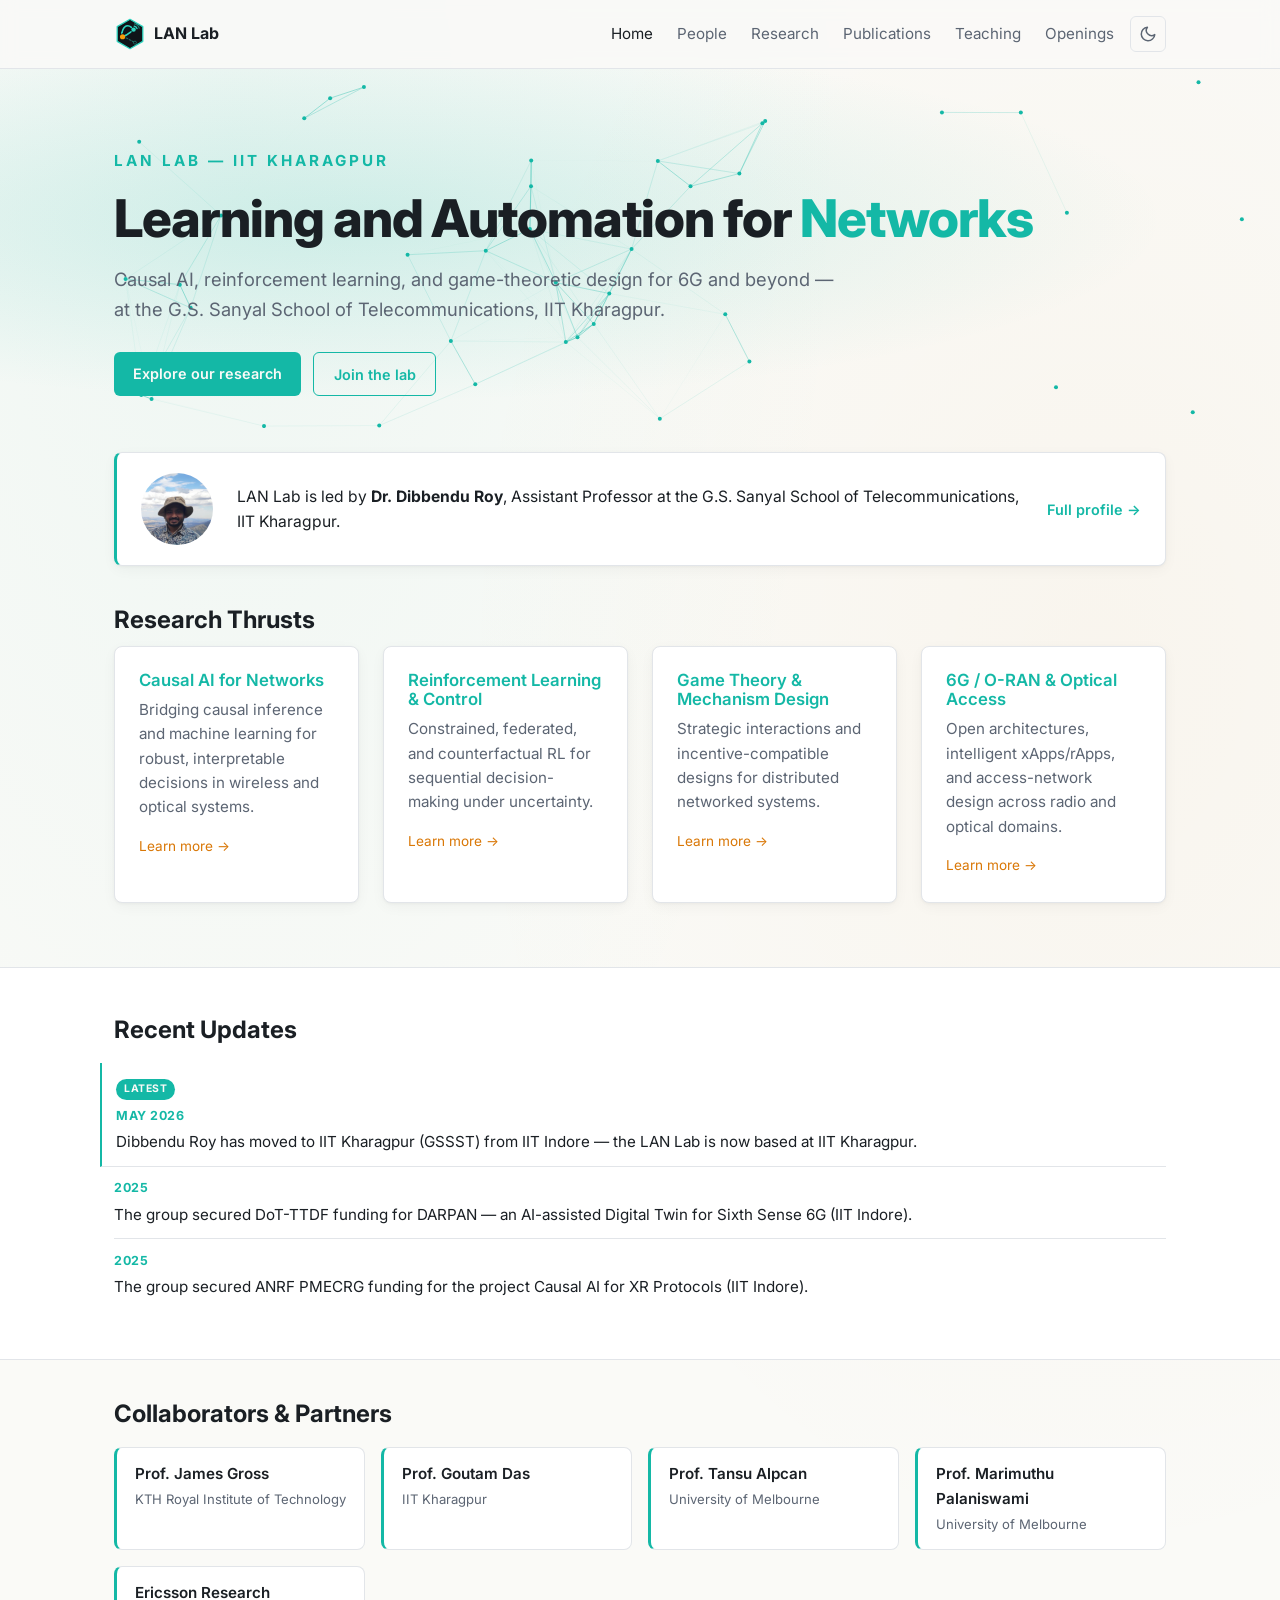
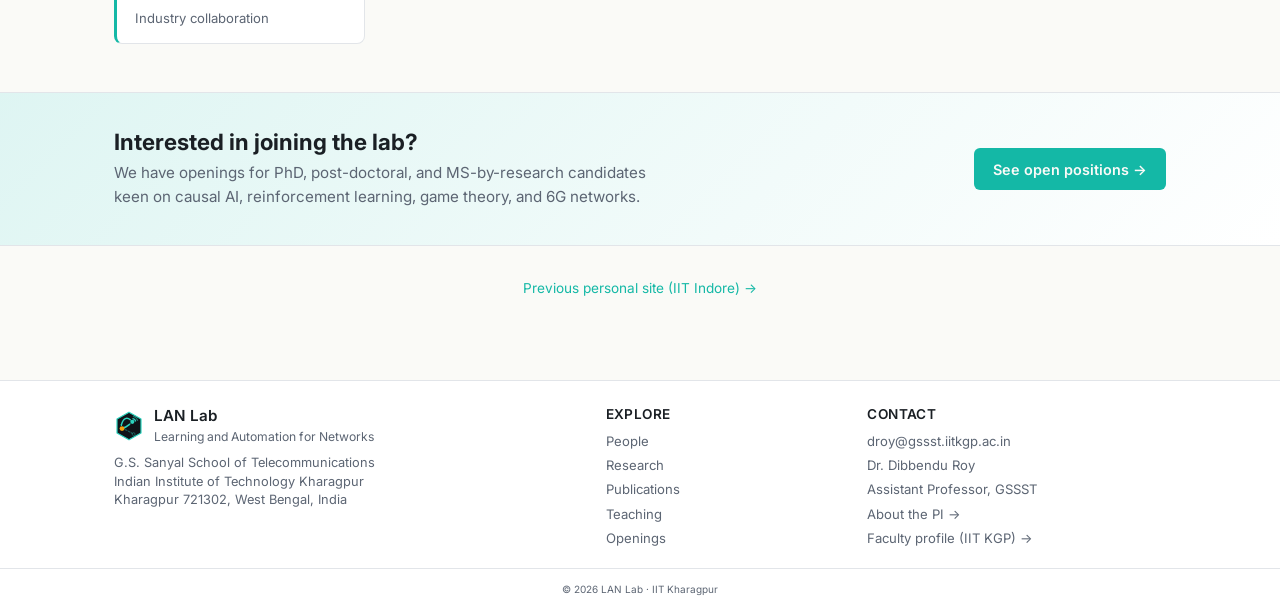
<file: index.html>
<!DOCTYPE html>
<html lang="en">
<head>
  <meta charset="UTF-8">
  <meta name="viewport" content="width=device-width, initial-scale=1.0">
  <title>LAN Lab — Learning and Automation for Networks, IIT Kharagpur</title>
  <meta name="description" content="The Learning and Automation for Networks (LAN) Lab at IIT Kharagpur studies causal AI, reinforcement learning, and game theory for 6G networks.">
  <meta name="google-site-verification" content="D2von_VHbyyuxR1jdwATkTSxTaTHn-imzAvE0a5mXy8">
  <meta name="theme-color" content="#0f1419">
  <script>
    /* Set the theme synchronously to avoid a flash on light-theme load. */
    (function () {
      try {
        var s = localStorage.getItem('lanlab-theme');
        var t = (s === 'light' || s === 'dark') ? s
              : (window.matchMedia && window.matchMedia('(prefers-color-scheme: light)').matches ? 'light' : 'dark');
        document.documentElement.setAttribute('data-theme', t);
        document.documentElement.style.colorScheme = t;
        var m = document.querySelector('meta[name="theme-color"]');
        if (m) m.setAttribute('content', t === 'light' ? '#fafaf7' : '#0f1419');
      } catch (e) {}
    })();
  </script>
  <link rel="icon" type="image/svg+xml" href="assets/svg/favicon.svg">
  <link rel="apple-touch-icon" href="assets/img/apple-touch-icon.png">
  <link rel="canonical" href="https://lanlab.iitkgp.ac.in/">

  <!-- Open Graph -->
  <meta property="og:title" content="LAN Lab — Learning and Automation for Networks">
  <meta property="og:description" content="Causal AI, reinforcement learning, and game-theoretic design for 6G and beyond, at the G.S. Sanyal School of Telecommunications, IIT Kharagpur.">
  <meta property="og:type" content="website">
  <meta property="og:url" content="https://lanlab.iitkgp.ac.in/">
  <meta property="og:image" content="https://lanlab.iitkgp.ac.in/assets/img/social-card.png">

  <!-- Twitter card -->
  <meta name="twitter:card" content="summary_large_image">
  <meta name="twitter:title" content="LAN Lab — Learning and Automation for Networks">
  <meta name="twitter:description" content="Causal AI, reinforcement learning, and game-theoretic design for 6G and beyond, at IIT Kharagpur.">
  <meta name="twitter:image" content="https://lanlab.iitkgp.ac.in/assets/img/social-card.png">

  <link rel="preconnect" href="https://fonts.googleapis.com">
  <link rel="preconnect" href="https://fonts.gstatic.com" crossorigin>
  <link rel="stylesheet" href="https://fonts.googleapis.com/css2?family=Inter:wght@400;500;600;700;800&display=swap">
  <link rel="stylesheet" href="assets/css/main.css?v=22">
  <link rel="stylesheet" href="assets/css/components.css?v=19">

  <script type="application/ld+json">
  {
    "@context": "https://schema.org",
    "@type": "ResearchOrganization",
    "name": "Learning and Automation for Networks (LAN) Lab",
    "alternateName": "LAN Lab",
    "url": "https://lanlab.iitkgp.ac.in/",
    "logo": "https://lanlab.iitkgp.ac.in/assets/svg/logo.svg",
    "description": "The LAN Lab at IIT Kharagpur studies causal AI, reinforcement learning, and game-theoretic design for 6G and next-generation networks.",
    "parentOrganization": {
      "@type": "CollegeOrUniversity",
      "name": "Indian Institute of Technology Kharagpur",
      "url": "https://www.iitkgp.ac.in/"
    },
    "address": {
      "@type": "PostalAddress",
      "streetAddress": "G.S. Sanyal School of Telecommunications, IIT Kharagpur",
      "addressLocality": "Kharagpur",
      "addressRegion": "West Bengal",
      "postalCode": "721302",
      "addressCountry": "IN"
    },
    "member": {
      "@type": "Person",
      "name": "Dibbendu Roy",
      "jobTitle": "Assistant Professor",
      "url": "https://lanlab.iitkgp.ac.in/pages/dibbendu-roy.html"
    }
  }
  </script>
</head>
<body>
  <a class="skip-link" href="#main">Skip to content</a>
  <nav class="site-nav">
    <div class="container">
      <div class="brand">
        <img src="assets/svg/logo.svg" alt="LAN Lab">
        <span>LAN Lab</span>
      </div>
      <input type="checkbox" id="nav-toggle" class="nav-toggle" hidden>
      <label for="nav-toggle" class="nav-toggle-label" aria-label="Toggle menu">
        <span></span>
      </label>
      <ul class="nav-menu">
        <li><a href="index.html" class="active">Home</a></li>
        <li><a href="pages/people.html">People</a></li>
        <li><a href="pages/research.html">Research</a></li>
        <li><a href="pages/publications.html">Publications</a></li>
        <li><a href="pages/teaching.html">Teaching</a></li>
        <li><a href="pages/openings.html">Openings</a></li>
      </ul>
      <button id="theme-toggle" class="theme-toggle" type="button" aria-label="Switch to light theme">
        <svg class="icon-sun" viewBox="0 0 24 24" aria-hidden="true" focusable="false">
          <circle cx="12" cy="12" r="4" fill="none" stroke="currentColor" stroke-width="2"/>
          <path d="M12 2v2M12 20v2M4.93 4.93l1.41 1.41M17.66 17.66l1.41 1.41M2 12h2M20 12h2M4.93 19.07l1.41-1.41M17.66 6.34l1.41-1.41" stroke="currentColor" stroke-width="2" stroke-linecap="round"/>
        </svg>
        <svg class="icon-moon" viewBox="0 0 24 24" aria-hidden="true" focusable="false">
          <path d="M21 12.79A9 9 0 1111.21 3 7 7 0 0021 12.79z" fill="none" stroke="currentColor" stroke-width="2" stroke-linecap="round" stroke-linejoin="round"/>
        </svg>
      </button>
    </div>
  </nav>
  <main id="main" tabindex="-1">
    <section class="hero">
      <canvas id="hero-canvas" aria-hidden="true"></canvas>
      <div class="container">
        <p class="kicker">LAN Lab — IIT Kharagpur</p>
        <h1>Learning and Automation for <span class="accent">Networks</span></h1>
        <p class="tagline">Causal AI, reinforcement learning, and game-theoretic design for 6G and beyond — at the G.S. Sanyal School of Telecommunications, IIT Kharagpur.</p>
        <div class="hero-cta">
          <a class="button-link" href="pages/research.html">Explore our research</a>
          <a class="button-link button-link--ghost" href="pages/openings.html">Join the lab</a>
        </div>
      </div>
    </section>
    <section class="page-section container">
      <div class="lab-lead">
        <img src="assets/img/dibbendu-roy.jpeg" alt="Dibbendu Roy" width="72" height="72" loading="lazy" decoding="async">
        <p>LAN Lab is led by <strong>Dr. Dibbendu Roy</strong>, Assistant Professor at the G.S. Sanyal School of Telecommunications, IIT Kharagpur.</p>
        <a href="pages/dibbendu-roy.html">Full profile →</a>
      </div>
    </section>
    <section class="container">
      <h2 class="thrusts-heading">Research Thrusts</h2>
      <div class="thrusts">
        <article class="thrust-card">
          <h3>Causal AI for Networks</h3>
          <p>Bridging causal inference and machine learning for robust, interpretable decisions in wireless and optical systems.</p>
          <a class="more" href="pages/research.html#causal-ai">Learn more →</a>
        </article>
        <article class="thrust-card">
          <h3>Reinforcement Learning &amp; Control</h3>
          <p>Constrained, federated, and counterfactual RL for sequential decision-making under uncertainty.</p>
          <a class="more" href="pages/research.html#rl-control">Learn more →</a>
        </article>
        <article class="thrust-card">
          <h3>Game Theory &amp; Mechanism Design</h3>
          <p>Strategic interactions and incentive-compatible designs for distributed networked systems.</p>
          <a class="more" href="pages/research.html#game-theory">Learn more →</a>
        </article>
        <article class="thrust-card">
          <h3>6G / O-RAN &amp; Optical Access</h3>
          <p>Open architectures, intelligent xApps/rApps, and access-network design across radio and optical domains.</p>
          <a class="more" href="pages/research.html#networks">Learn more →</a>
        </article>
      </div>
    </section>
    <section class="news-section">
      <div class="container">
        <h2>Recent Updates</h2>
        <div id="news-list">
          <p class="news-status">Loading updates…</p>
        </div>
      </div>
    </section>
    <section class="container collab-section">
      <h2 class="collab-heading">Collaborators &amp; Partners</h2>
      <ul class="collab-list">
        <li>
          <span class="collab-name">Prof. James Gross</span>
          <span class="collab-org">KTH Royal Institute of Technology</span>
        </li>
        <li>
          <span class="collab-name">Prof. Goutam Das</span>
          <span class="collab-org">IIT Kharagpur</span>
        </li>
        <li>
          <span class="collab-name">Prof. Tansu Alpcan</span>
          <span class="collab-org">University of Melbourne</span>
        </li>
        <li>
          <span class="collab-name">Prof. Marimuthu Palaniswami</span>
          <span class="collab-org">University of Melbourne</span>
        </li>
        <li>
          <span class="collab-name">Ericsson Research</span>
          <span class="collab-org">Industry collaboration</span>
        </li>
      </ul>
    </section>
    <section class="cta-band">
      <div class="container cta-band-inner">
        <div class="cta-band-text">
          <h2>Interested in joining the lab?</h2>
          <p>We have openings for PhD, post-doctoral, and MS-by-research candidates
            keen on causal AI, reinforcement learning, game theory, and 6G networks.</p>
        </div>
        <a class="button-link" href="pages/openings.html">See open positions &rarr;</a>
      </div>
    </section>
    <p class="legacy-note">
      <a href="index-legacy.html">Previous personal site (IIT Indore) &rarr;</a>
    </p>
  </main>
  <footer class="site-footer site-footer--rich">
    <div class="container">
      <div class="footer-grid">
        <div class="footer-col footer-brand">
          <div class="footer-brand-row">
            <img src="assets/svg/logo.svg" alt="LAN Lab logo" class="footer-logo">
            <div>
              <p class="footer-lab-name">LAN Lab</p>
              <p class="footer-lab-tagline">Learning and Automation for Networks</p>
            </div>
          </div>
          <p class="footer-address">
            G.S. Sanyal School of Telecommunications<br>
            Indian Institute of Technology Kharagpur<br>
            Kharagpur 721302, West Bengal, India
          </p>
        </div>
        <div class="footer-col">
          <h4 class="footer-heading">Explore</h4>
          <ul class="footer-links">
            <li class="is-current"><a href="index.html">Home</a></li>
            <li><a href="pages/people.html">People</a></li>
            <li><a href="pages/research.html">Research</a></li>
            <li><a href="pages/publications.html">Publications</a></li>
            <li><a href="pages/teaching.html">Teaching</a></li>
            <li><a href="pages/openings.html">Openings</a></li>
          </ul>
        </div>
        <div class="footer-col">
          <h4 class="footer-heading">Contact</h4>
          <ul class="footer-links">
            <li><a href="mailto:droy@gssst.iitkgp.ac.in">droy@gssst.iitkgp.ac.in</a></li>
            <li>Dr. Dibbendu Roy</li>
            <li>Assistant Professor, GSSST</li>
            <li><a href="pages/dibbendu-roy.html">About the PI &rarr;</a></li>
            <li><a href="https://www.iitkgp.ac.in/department/GS/faculty/gs-SE9oNUhZcktwTEJPSEZpaWJoK2pPdz09" target="_blank" rel="noopener">Faculty profile (IIT KGP) &rarr;</a></li>
          </ul>
        </div>
      </div>
    </div>
    <div class="footer-copyright">
      <div class="container">
        <small>&copy; 2026 LAN Lab &middot; IIT Kharagpur</small>
      </div>
    </div>
  </footer>
  <script src="assets/js/theme.js" defer></script>
  <script src="assets/js/main.js" defer></script>
  <script src="assets/js/news.js?v=16" defer></script>
</body>
</html>
</file>
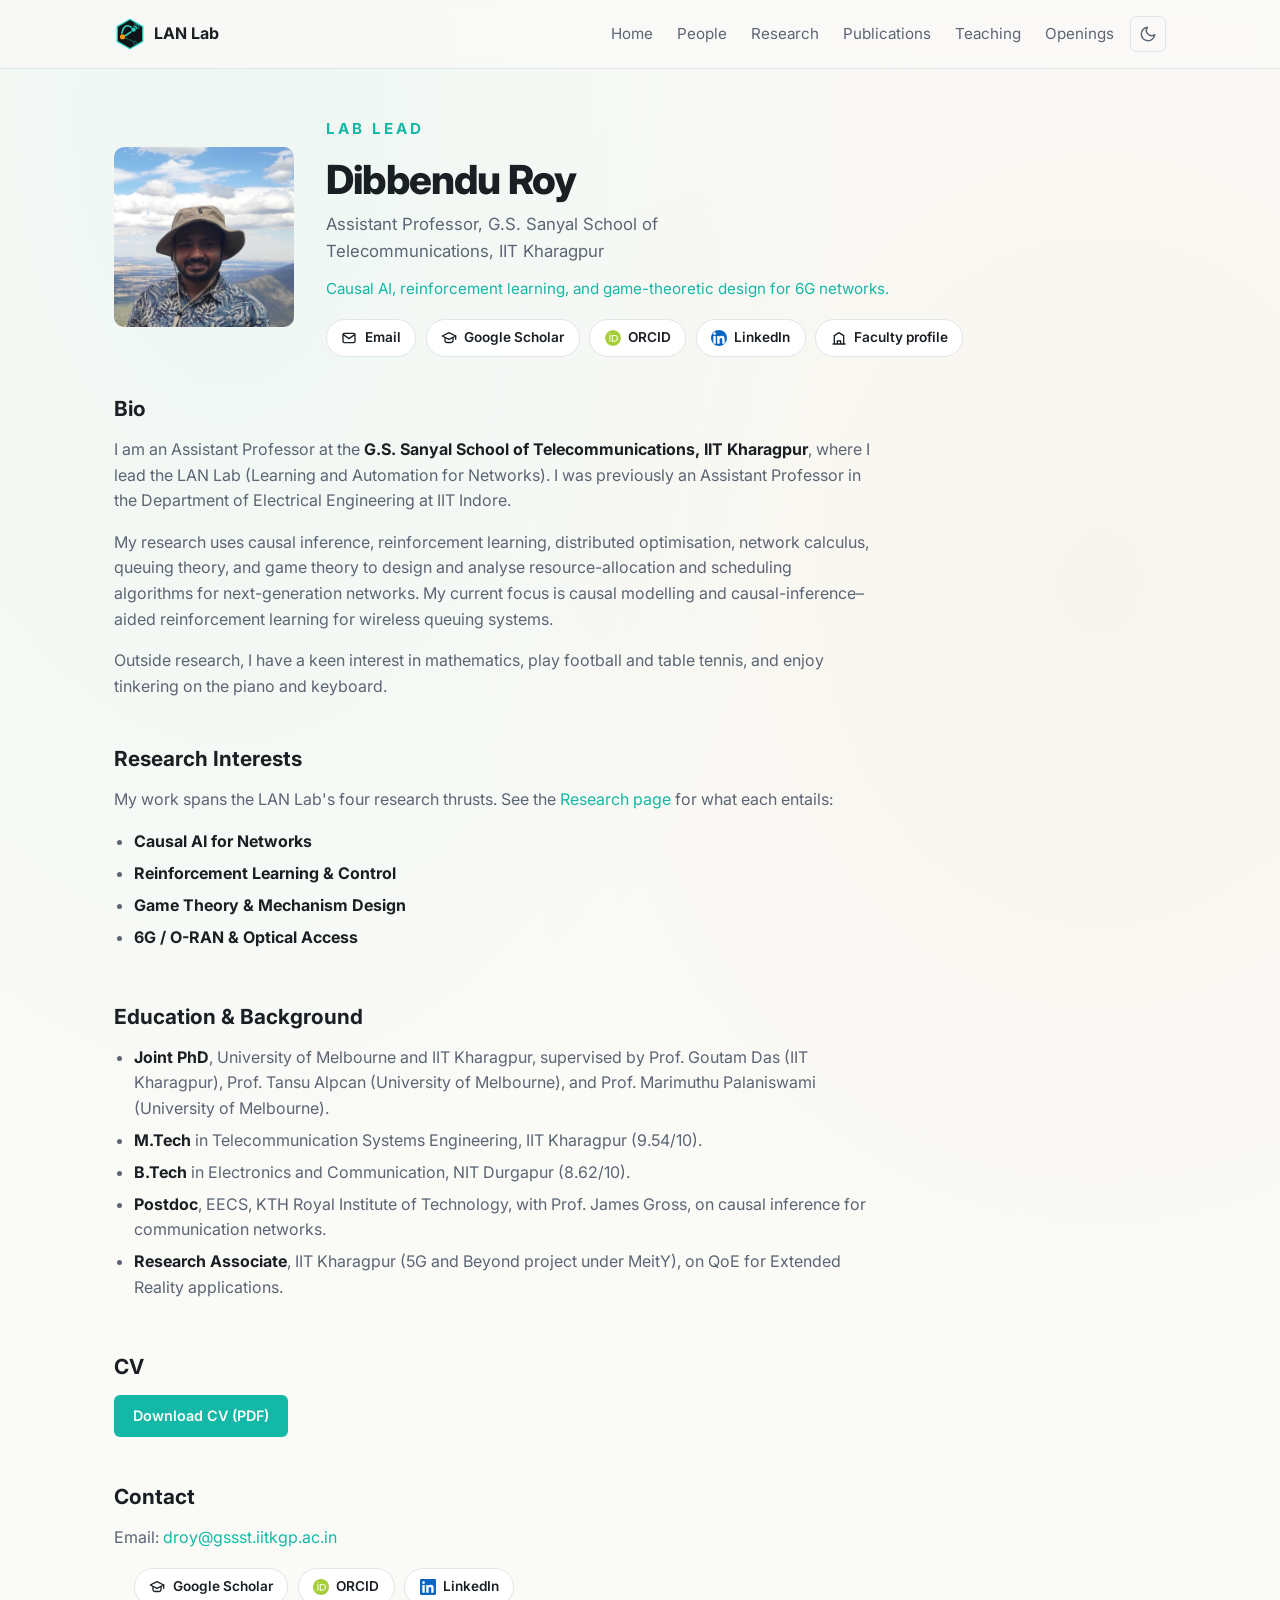
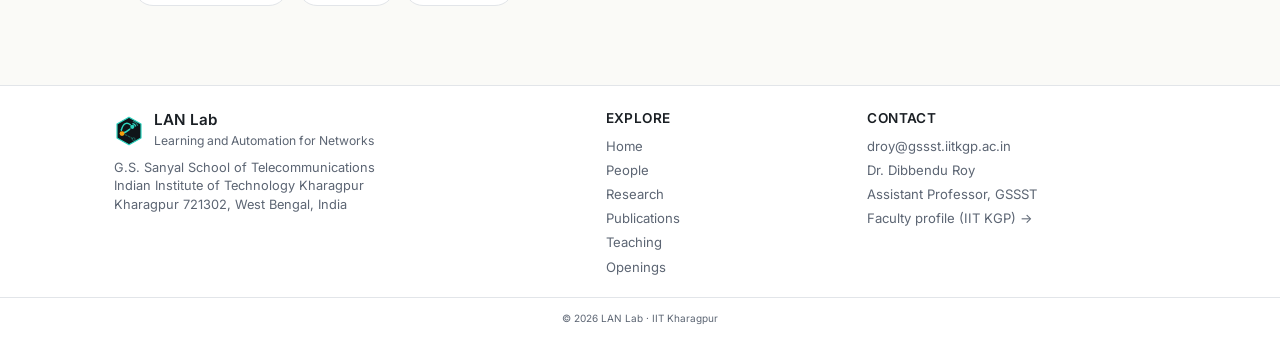
<file: pages/dibbendu-roy.html>
<!DOCTYPE html>
<html lang="en">
<head>
  <meta charset="UTF-8">
  <meta name="viewport" content="width=device-width, initial-scale=1.0">
  <title>Dibbendu Roy — LAN Lab, IIT Kharagpur</title>
  <meta name="description" content="Dibbendu Roy — Assistant Professor at the G.S. Sanyal School of Telecommunications, IIT Kharagpur, and lead of the LAN Lab.">
  <meta name="theme-color" content="#0f1419">
  <link rel="canonical" href="https://lanlab.iitkgp.ac.in/pages/dibbendu-roy.html">

  <!-- Open Graph -->
  <meta property="og:title" content="Dibbendu Roy — LAN Lab, IIT Kharagpur">
  <meta property="og:description" content="Dibbendu Roy — Assistant Professor at the G.S. Sanyal School of Telecommunications, IIT Kharagpur, and lead of the LAN Lab.">
  <meta property="og:type" content="profile">
  <meta property="og:url" content="https://lanlab.iitkgp.ac.in/pages/dibbendu-roy.html">
  <meta property="og:image" content="https://lanlab.iitkgp.ac.in/assets/img/social-avatar.png">

  <!-- Twitter card -->
  <meta name="twitter:card" content="summary_large_image">
  <meta name="twitter:title" content="Dibbendu Roy — LAN Lab, IIT Kharagpur">
  <meta name="twitter:description" content="Assistant Professor, GSSST, IIT Kharagpur; lead of the LAN Lab.">
  <meta name="twitter:image" content="https://lanlab.iitkgp.ac.in/assets/img/social-avatar.png">
  <script>
    (function () {
      try {
        var s = localStorage.getItem('lanlab-theme');
        var t = (s === 'light' || s === 'dark') ? s
              : (window.matchMedia && window.matchMedia('(prefers-color-scheme: light)').matches ? 'light' : 'dark');
        document.documentElement.setAttribute('data-theme', t);
        document.documentElement.style.colorScheme = t;
        var m = document.querySelector('meta[name="theme-color"]');
        if (m) m.setAttribute('content', t === 'light' ? '#fafaf7' : '#0f1419');
      } catch (e) {}
    })();
  </script>
  <link rel="icon" type="image/svg+xml" href="../assets/svg/favicon.svg">
  <link rel="apple-touch-icon" href="../assets/img/apple-touch-icon.png">
  <link rel="preconnect" href="https://fonts.googleapis.com">
  <link rel="preconnect" href="https://fonts.gstatic.com" crossorigin>
  <link rel="stylesheet" href="https://fonts.googleapis.com/css2?family=Inter:wght@400;500;600;700;800&display=swap">
  <link rel="stylesheet" href="../assets/css/main.css?v=22">
  <link rel="stylesheet" href="../assets/css/components.css?v=20">

  <script type="application/ld+json">
  {
    "@context": "https://schema.org",
    "@type": "Person",
    "name": "Dibbendu Roy",
    "jobTitle": "Assistant Professor",
    "url": "https://lanlab.iitkgp.ac.in/pages/dibbendu-roy.html",
    "image": "https://lanlab.iitkgp.ac.in/assets/img/dibbendu-roy.jpeg",
    "email": "mailto:droy@gssst.iitkgp.ac.in",
    "worksFor": {
      "@type": "CollegeOrUniversity",
      "name": "Indian Institute of Technology Kharagpur"
    },
    "affiliation": "G.S. Sanyal School of Telecommunications, IIT Kharagpur",
    "identifier": {
      "@type": "PropertyValue",
      "propertyID": "ORCID",
      "value": "0000-0002-2246-9905"
    },
    "sameAs": [
      "https://orcid.org/0000-0002-2246-9905",
      "https://scholar.google.com/citations?user=CIPb4sQAAAAJ&hl=en",
      "https://www.linkedin.com/in/dibbendu-roy-00875119/"
    ]
  }
  </script>
</head>
<body>
  <a class="skip-link" href="#main">Skip to content</a>
  <nav class="site-nav">
    <div class="container">
      <div class="brand">
        <img src="../assets/svg/logo.svg" alt="LAN Lab">
        <span>LAN Lab</span>
      </div>
      <input type="checkbox" id="nav-toggle" class="nav-toggle" hidden>
      <label for="nav-toggle" class="nav-toggle-label" aria-label="Toggle menu">
        <span></span>
      </label>
      <ul class="nav-menu">
        <li><a href="../index.html">Home</a></li>
        <li><a href="people.html">People</a></li>
        <li><a href="research.html">Research</a></li>
        <li><a href="publications.html">Publications</a></li>
        <li><a href="teaching.html">Teaching</a></li>
        <li><a href="openings.html">Openings</a></li>
      </ul>
      <button id="theme-toggle" class="theme-toggle" type="button" aria-label="Switch to light theme">
        <svg class="icon-sun" viewBox="0 0 24 24" aria-hidden="true" focusable="false">
          <circle cx="12" cy="12" r="4" fill="none" stroke="currentColor" stroke-width="2"/>
          <path d="M12 2v2M12 20v2M4.93 4.93l1.41 1.41M17.66 17.66l1.41 1.41M2 12h2M20 12h2M4.93 19.07l1.41-1.41M17.66 6.34l1.41-1.41" stroke="currentColor" stroke-width="2" stroke-linecap="round"/>
        </svg>
        <svg class="icon-moon" viewBox="0 0 24 24" aria-hidden="true" focusable="false">
          <path d="M21 12.79A9 9 0 1111.21 3 7 7 0 0021 12.79z" fill="none" stroke="currentColor" stroke-width="2" stroke-linecap="round" stroke-linejoin="round"/>
        </svg>
      </button>
    </div>
  </nav>
  <main id="main" tabindex="-1">
    <header class="profile-header container">
      <img src="../assets/img/dibbendu-roy.jpeg" alt="Dibbendu Roy" width="180" height="180">
      <div>
        <p class="kicker">Lab Lead</p>
        <h1>Dibbendu Roy</h1>
        <p class="profile-title">Assistant Professor, G.S. Sanyal School of Telecommunications, IIT Kharagpur</p>
        <p class="profile-one-liner">Causal AI, reinforcement learning, and game-theoretic design for 6G networks.</p>
        <ul class="profile-links" aria-label="Academic and professional profiles">
          <li>
            <a class="profile-link" href="mailto:droy@gssst.iitkgp.ac.in">
              <svg viewBox="0 0 24 24" aria-hidden="true" focusable="false">
                <rect x="3" y="5" width="18" height="14" rx="2" fill="none" stroke="currentColor" stroke-width="2"/>
                <path d="M3.5 7l8.5 6 8.5-6" fill="none" stroke="currentColor" stroke-width="2" stroke-linecap="round" stroke-linejoin="round"/>
              </svg>
              Email
            </a>
          </li>
          <li>
            <a class="profile-link" href="https://scholar.google.com/citations?user=CIPb4sQAAAAJ&hl=en" target="_blank" rel="noopener">
              <svg viewBox="0 0 24 24" aria-hidden="true" focusable="false">
                <path d="M12 4L2 9l10 5 10-5-10-5z" fill="none" stroke="currentColor" stroke-width="2" stroke-linejoin="round"/>
                <path d="M6 11.5V16c0 1.4 2.7 2.8 6 2.8s6-1.4 6-2.8v-4.5" fill="none" stroke="currentColor" stroke-width="2" stroke-linecap="round" stroke-linejoin="round"/>
                <path d="M22 9v5" fill="none" stroke="currentColor" stroke-width="2" stroke-linecap="round"/>
              </svg>
              Google Scholar
            </a>
          </li>
          <li>
            <a class="profile-link" href="https://orcid.org/0000-0002-2246-9905" target="_blank" rel="noopener">
              <img src="../assets/svg/orcid.svg" alt="" width="16" height="16">
              ORCID
            </a>
          </li>
          <li>
            <a class="profile-link" href="https://www.linkedin.com/in/dibbendu-roy-00875119/" target="_blank" rel="noopener">
              <img src="../assets/svg/linkedin.svg" alt="" width="16" height="16">
              LinkedIn
            </a>
          </li>
          <li>
            <a class="profile-link" href="https://www.iitkgp.ac.in/department/GS/faculty/gs-SE9oNUhZcktwTEJPSEZpaWJoK2pPdz09" target="_blank" rel="noopener">
              <svg viewBox="0 0 24 24" aria-hidden="true" focusable="false">
                <path d="M3 21h18" stroke="currentColor" stroke-width="2" stroke-linecap="round"/>
                <path d="M5 21V8.5L12 4l7 4.5V21" fill="none" stroke="currentColor" stroke-width="2" stroke-linejoin="round"/>
                <path d="M9.5 21v-4.5h5V21" fill="none" stroke="currentColor" stroke-width="2" stroke-linejoin="round"/>
              </svg>
              Faculty profile
            </a>
          </li>
        </ul>
      </div>
    </header>

    <section class="page-section container">
      <h2 class="section-title">Bio</h2>
      <div class="prose">
        <p>I am an Assistant Professor at the <strong>G.S. Sanyal School of
          Telecommunications, IIT Kharagpur</strong>, where I lead the LAN Lab
          (Learning and Automation for Networks). I was previously an Assistant
          Professor in the Department of Electrical Engineering at IIT Indore.</p>
        <p>My research uses causal inference, reinforcement learning, distributed
          optimisation, network calculus, queuing theory, and game theory to design
          and analyse resource-allocation and scheduling algorithms for next-generation
          networks. My current focus is causal modelling and causal-inference&ndash;aided
          reinforcement learning for wireless queuing systems.</p>
        <p>Outside research, I have a keen interest in mathematics, play football and
          table tennis, and enjoy tinkering on the piano and keyboard.</p>
      </div>
    </section>

    <section class="page-section container">
      <h2 class="section-title">Research Interests</h2>
      <div class="prose">
        <p>My work spans the LAN Lab's four research thrusts. See the
          <a href="research.html">Research page</a> for what each entails:</p>
        <ul>
          <li><a href="research.html#causal-ai"><strong>Causal AI for Networks</strong></a></li>
          <li><a href="research.html#rl-control"><strong>Reinforcement Learning &amp; Control</strong></a></li>
          <li><a href="research.html#game-theory"><strong>Game Theory &amp; Mechanism Design</strong></a></li>
          <li><a href="research.html#networks"><strong>6G / O-RAN &amp; Optical Access</strong></a></li>
        </ul>
      </div>
    </section>

    <section class="page-section container">
      <h2 class="section-title">Education &amp; Background</h2>
      <div class="prose">
        <ul>
          <li><strong>Joint PhD</strong>, University of Melbourne and IIT Kharagpur,
            supervised by Prof. Goutam Das (IIT Kharagpur), Prof. Tansu Alpcan
            (University of Melbourne), and Prof. Marimuthu Palaniswami (University of Melbourne).</li>
          <li><strong>M.Tech</strong> in Telecommunication Systems Engineering,
            IIT Kharagpur (9.54/10).</li>
          <li><strong>B.Tech</strong> in Electronics and Communication, NIT Durgapur (8.62/10).</li>
          <li><strong>Postdoc</strong>, EECS, KTH Royal Institute of Technology, with
            Prof. James Gross, on causal inference for communication networks.</li>
          <li><strong>Research Associate</strong>, IIT Kharagpur (5G and Beyond project
            under MeitY), on QoE for Extended Reality applications.</li>
        </ul>
      </div>
    </section>

    <section class="page-section container">
      <h2 class="section-title">CV</h2>
      <div class="prose">
        <p><a class="button-link" href="../DibbenduResume.pdf" target="_blank" rel="noopener">Download CV (PDF)</a></p>
      </div>
    </section>

    <section class="page-section container">
      <h2 class="section-title">Contact</h2>
      <div class="prose">
        <p>Email: <a href="mailto:droy@gssst.iitkgp.ac.in">droy@gssst.iitkgp.ac.in</a></p>
        <ul class="profile-links" aria-label="Academic and professional profiles">
          <li>
            <a class="profile-link" href="https://scholar.google.com/citations?user=CIPb4sQAAAAJ&hl=en" target="_blank" rel="noopener">
              <svg viewBox="0 0 24 24" aria-hidden="true" focusable="false">
                <path d="M12 4L2 9l10 5 10-5-10-5z" fill="none" stroke="currentColor" stroke-width="2" stroke-linejoin="round"/>
                <path d="M6 11.5V16c0 1.4 2.7 2.8 6 2.8s6-1.4 6-2.8v-4.5" fill="none" stroke="currentColor" stroke-width="2" stroke-linecap="round" stroke-linejoin="round"/>
                <path d="M22 9v5" fill="none" stroke="currentColor" stroke-width="2" stroke-linecap="round"/>
              </svg>
              Google Scholar
            </a>
          </li>
          <li>
            <a class="profile-link" href="https://orcid.org/0000-0002-2246-9905" target="_blank" rel="noopener">
              <img src="../assets/svg/orcid.svg" alt="" width="16" height="16">
              ORCID
            </a>
          </li>
          <li>
            <a class="profile-link" href="https://www.linkedin.com/in/dibbendu-roy-00875119/" target="_blank" rel="noopener">
              <img src="../assets/svg/linkedin.svg" alt="" width="16" height="16">
              LinkedIn
            </a>
          </li>
        </ul>
      </div>
    </section>
  </main>
  <footer class="site-footer site-footer--rich">
    <div class="container">
      <div class="footer-grid">
        <div class="footer-col footer-brand">
          <div class="footer-brand-row">
            <img src="../assets/svg/logo.svg" alt="LAN Lab logo" class="footer-logo">
            <div>
              <p class="footer-lab-name">LAN Lab</p>
              <p class="footer-lab-tagline">Learning and Automation for Networks</p>
            </div>
          </div>
          <p class="footer-address">
            G.S. Sanyal School of Telecommunications<br>
            Indian Institute of Technology Kharagpur<br>
            Kharagpur 721302, West Bengal, India
          </p>
        </div>
        <div class="footer-col">
          <h4 class="footer-heading">Explore</h4>
          <ul class="footer-links">
            <li><a href="../index.html">Home</a></li>
            <li><a href="people.html">People</a></li>
            <li><a href="research.html">Research</a></li>
            <li><a href="publications.html">Publications</a></li>
            <li><a href="teaching.html">Teaching</a></li>
            <li><a href="openings.html">Openings</a></li>
          </ul>
        </div>
        <div class="footer-col">
          <h4 class="footer-heading">Contact</h4>
          <ul class="footer-links">
            <li><a href="mailto:droy@gssst.iitkgp.ac.in">droy@gssst.iitkgp.ac.in</a></li>
            <li>Dr. Dibbendu Roy</li>
            <li>Assistant Professor, GSSST</li>
            <li class="is-current"><a href="dibbendu-roy.html">About the PI &rarr;</a></li>
            <li><a href="https://www.iitkgp.ac.in/department/GS/faculty/gs-SE9oNUhZcktwTEJPSEZpaWJoK2pPdz09" target="_blank" rel="noopener">Faculty profile (IIT KGP) &rarr;</a></li>
          </ul>
        </div>
      </div>
    </div>
    <div class="footer-copyright">
      <div class="container">
        <small>&copy; 2026 LAN Lab &middot; IIT Kharagpur</small>
      </div>
    </div>
  </footer>
  <script src="../assets/js/theme.js" defer></script>
</body>
</html>
</file>
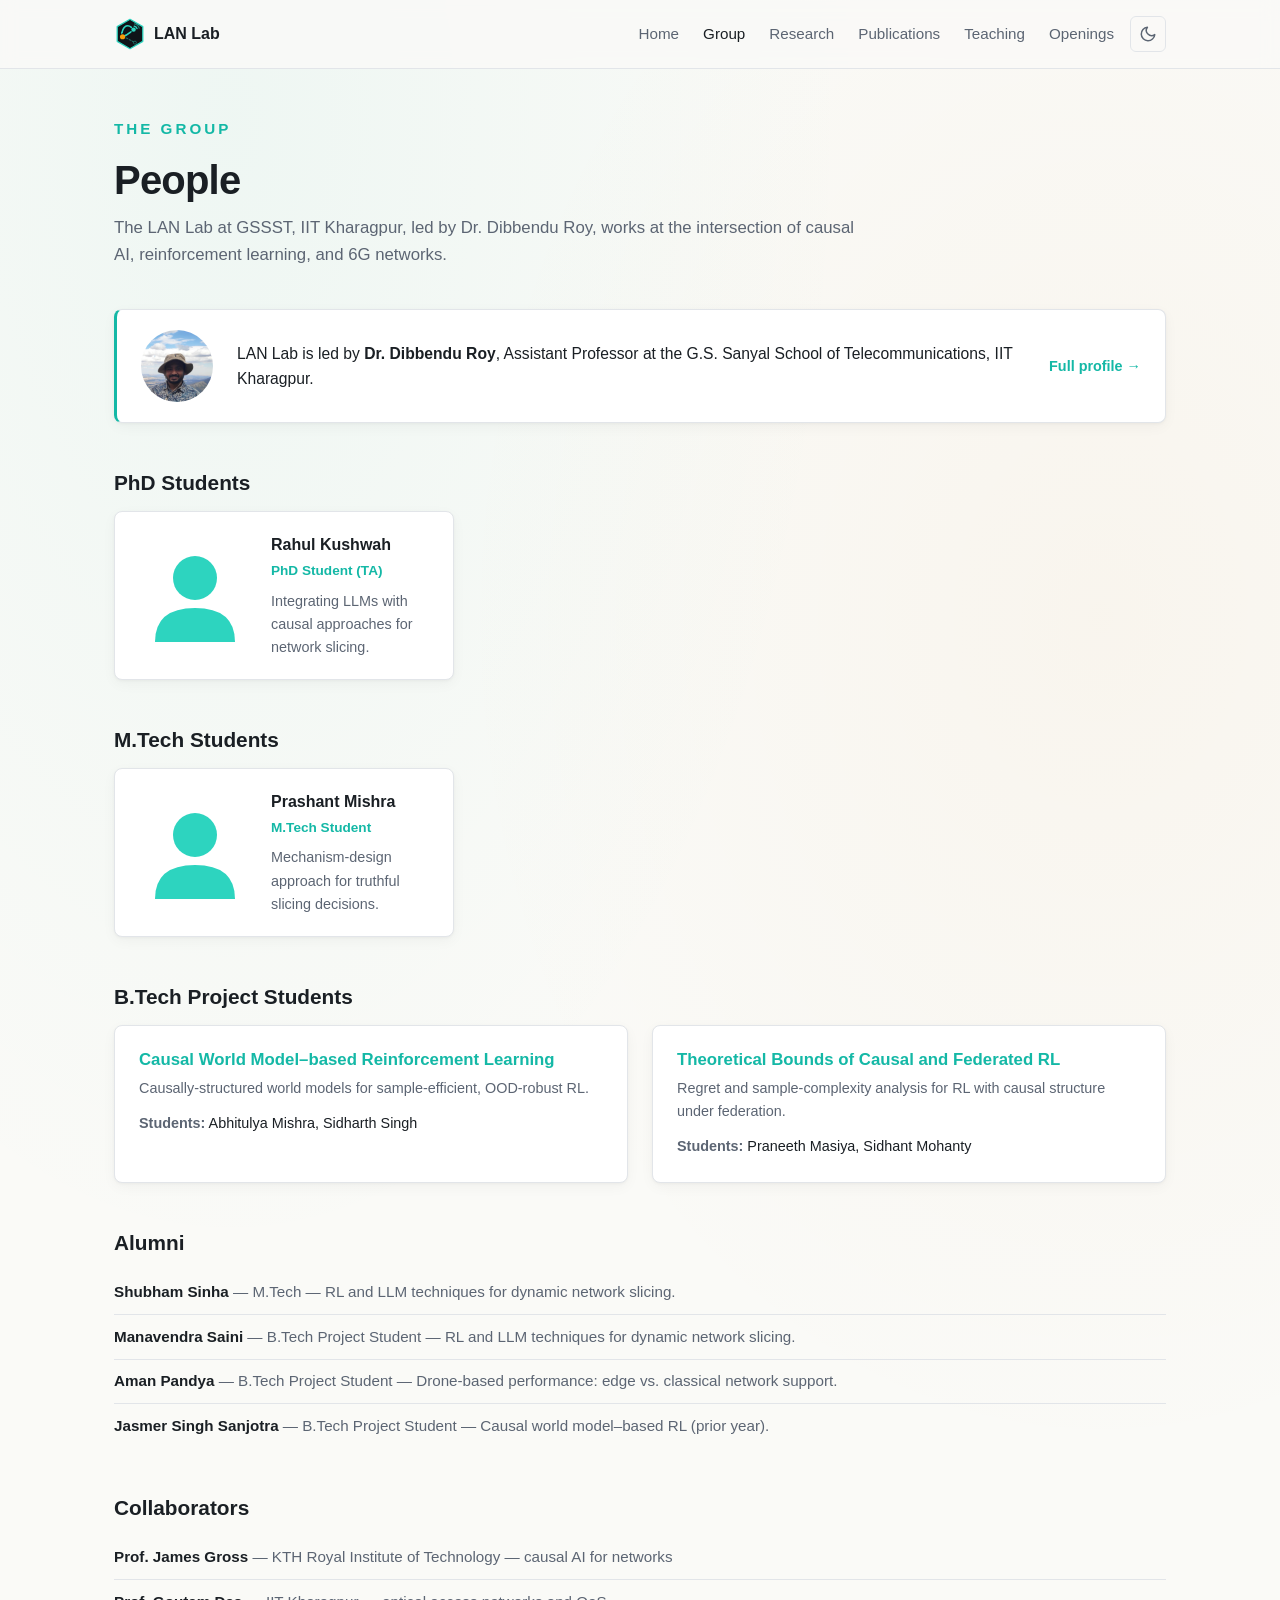
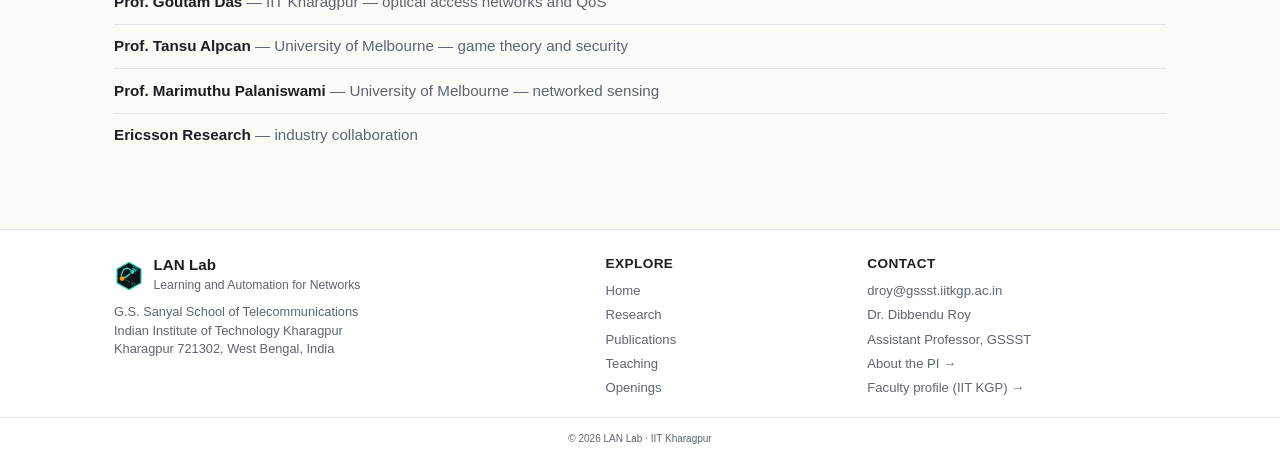
<file: pages/group.html>
<!DOCTYPE html>
<html lang="en">
<head>
  <meta charset="UTF-8">
  <meta name="viewport" content="width=device-width, initial-scale=1.0">
  <title>People — LAN Lab, IIT Kharagpur</title>
  <meta name="description" content="People of the LAN Lab at IIT Kharagpur — students, alumni, and collaborators working on causal AI, reinforcement learning, and 6G networks.">
  <meta name="theme-color" content="#0f1419">
  <link rel="canonical" href="https://lanlab-iitkgp.github.io/pages/group.html">
  <script>
    (function () {
      try {
        var s = localStorage.getItem('lanlab-theme');
        var t = (s === 'light' || s === 'dark') ? s
              : (window.matchMedia && window.matchMedia('(prefers-color-scheme: light)').matches ? 'light' : 'dark');
        document.documentElement.setAttribute('data-theme', t);
        document.documentElement.style.colorScheme = t;
        var m = document.querySelector('meta[name="theme-color"]');
        if (m) m.setAttribute('content', t === 'light' ? '#f7f8fa' : '#0f1419');
      } catch (e) {}
    })();
  </script>
  <link rel="icon" type="image/svg+xml" href="../assets/svg/favicon.svg">
  <link rel="stylesheet" href="../assets/css/main.css?v=20">
  <link rel="stylesheet" href="../assets/css/components.css?v=17">
</head>
<body>
  <nav class="site-nav">
    <div class="container">
      <div class="brand">
        <img src="../assets/svg/logo.svg" alt="LAN Lab">
        <span>LAN Lab</span>
      </div>
      <input type="checkbox" id="nav-toggle" class="nav-toggle" hidden>
      <label for="nav-toggle" class="nav-toggle-label" aria-label="Toggle menu">
        <span></span>
      </label>
      <ul class="nav-menu">
        <li><a href="../index.html">Home</a></li>
        <li><a href="group.html" class="active">Group</a></li>
        <li><a href="research.html">Research</a></li>
        <li><a href="publications.html">Publications</a></li>
        <li><a href="teaching.html">Teaching</a></li>
        <li><a href="openings.html">Openings</a></li>
      </ul>
      <button id="theme-toggle" class="theme-toggle" type="button" aria-label="Switch to light theme">
        <svg class="icon-sun" viewBox="0 0 24 24" aria-hidden="true" focusable="false">
          <circle cx="12" cy="12" r="4" fill="none" stroke="currentColor" stroke-width="2"/>
          <path d="M12 2v2M12 20v2M4.93 4.93l1.41 1.41M17.66 17.66l1.41 1.41M2 12h2M20 12h2M4.93 19.07l1.41-1.41M17.66 6.34l1.41-1.41" stroke="currentColor" stroke-width="2" stroke-linecap="round"/>
        </svg>
        <svg class="icon-moon" viewBox="0 0 24 24" aria-hidden="true" focusable="false">
          <path d="M21 12.79A9 9 0 1111.21 3 7 7 0 0021 12.79z" fill="none" stroke="currentColor" stroke-width="2" stroke-linecap="round" stroke-linejoin="round"/>
        </svg>
      </button>
    </div>
  </nav>
  <main>
    <header class="page-header container">
      <p class="kicker">The Group</p>
      <h1>People</h1>
      <p class="intro">The LAN Lab at GSSST, IIT Kharagpur, led by Dr. Dibbendu Roy, works at the intersection of causal AI, reinforcement learning, and 6G networks.</p>
    </header>

    <section class="page-section container">
      <div class="lab-lead">
        <img src="../assets/img/dibbendu-roy.jpeg" alt="Dibbendu Roy" width="72" height="72">
        <p>LAN Lab is led by <strong>Dr. Dibbendu Roy</strong>, Assistant Professor at the G.S. Sanyal School of Telecommunications, IIT Kharagpur.</p>
        <a href="dibbendu-roy.html">Full profile →</a>
      </div>
    </section>

    <section class="page-section container">
      <h2 class="section-title">PhD Students</h2>
      <div class="member-grid">
        <article class="member-card">
          <img src="../assets/svg/avatar-placeholder.svg" alt="">
          <div>
            <div class="member-name">Rahul Kushwah</div>
            <div class="member-role">PhD Student (TA)</div>
            <p class="member-note">Integrating LLMs with causal approaches for network slicing.</p>
          </div>
        </article>
      </div>
    </section>

    <section class="page-section container">
      <h2 class="section-title">M.Tech Students</h2>
      <div class="member-grid">
        <article class="member-card">
          <img src="../assets/svg/avatar-placeholder.svg" alt="">
          <div>
            <div class="member-name">Prashant Mishra</div>
            <div class="member-role">M.Tech Student</div>
            <p class="member-note">Mechanism-design approach for truthful slicing decisions.</p>
          </div>
        </article>
      </div>
    </section>

    <section class="page-section container">
      <h2 class="section-title">B.Tech Project Students</h2>
      <div class="project-grid">
        <article class="project-card">
          <h3>Causal World Model–based Reinforcement Learning</h3>
          <p class="project-brief">Causally-structured world models for sample-efficient, OOD-robust RL.</p>
          <p class="project-students"><strong>Students:</strong> Abhitulya Mishra, Sidharth Singh</p>
        </article>
        <article class="project-card">
          <h3>Theoretical Bounds of Causal and Federated RL</h3>
          <p class="project-brief">Regret and sample-complexity analysis for RL with causal structure under federation.</p>
          <p class="project-students"><strong>Students:</strong> Praneeth Masiya, Sidhant Mohanty</p>
        </article>
      </div>
    </section>

    <section class="page-section container">
      <h2 class="section-title">Alumni</h2>
      <ul class="people-list">
        <li><span class="person-name">Shubham Sinha</span> — M.Tech — RL and LLM techniques for dynamic network slicing.</li>
        <li><span class="person-name">Manavendra Saini</span> — B.Tech Project Student — RL and LLM techniques for dynamic network slicing.</li>
        <li><span class="person-name">Aman Pandya</span> — B.Tech Project Student — Drone-based performance: edge vs. classical network support.</li>
        <li><span class="person-name">Jasmer Singh Sanjotra</span> — B.Tech Project Student — Causal world model–based RL (prior year).</li>
      </ul>
    </section>

    <section class="page-section container">
      <h2 class="section-title">Collaborators</h2>
      <ul class="people-list">
        <li><span class="person-name">Prof. James Gross</span> — KTH Royal Institute of Technology — causal AI for networks</li>
        <li><span class="person-name">Prof. Goutam Das</span> — IIT Kharagpur — optical access networks and QoS</li>
        <li><span class="person-name">Prof. Tansu Alpcan</span> — University of Melbourne — game theory and security</li>
        <li><span class="person-name">Prof. Marimuthu Palaniswami</span> — University of Melbourne — networked sensing</li>
        <li><span class="person-name">Ericsson Research</span> — industry collaboration</li>
      </ul>
    </section>
  </main>
  <footer class="site-footer site-footer--rich">
    <div class="container">
      <div class="footer-grid">
        <div class="footer-col footer-brand">
          <div class="footer-brand-row">
            <img src="../assets/svg/logo.svg" alt="LAN Lab logo" class="footer-logo">
            <div>
              <p class="footer-lab-name">LAN Lab</p>
              <p class="footer-lab-tagline">Learning and Automation for Networks</p>
            </div>
          </div>
          <p class="footer-address">
            G.S. Sanyal School of Telecommunications<br>
            Indian Institute of Technology Kharagpur<br>
            Kharagpur 721302, West Bengal, India
          </p>
        </div>
        <div class="footer-col">
          <h4 class="footer-heading">Explore</h4>
          <ul class="footer-links">
            <li><a href="../index.html">Home</a></li>
            <li class="is-current"><a href="group.html">Group</a></li>
            <li><a href="research.html">Research</a></li>
            <li><a href="publications.html">Publications</a></li>
            <li><a href="teaching.html">Teaching</a></li>
            <li><a href="openings.html">Openings</a></li>
          </ul>
        </div>
        <div class="footer-col">
          <h4 class="footer-heading">Contact</h4>
          <ul class="footer-links">
            <li><a href="mailto:droy@gssst.iitkgp.ac.in">droy@gssst.iitkgp.ac.in</a></li>
            <li>Dr. Dibbendu Roy</li>
            <li>Assistant Professor, GSSST</li>
            <li><a href="dibbendu-roy.html">About the PI &rarr;</a></li>
            <li><a href="https://www.iitkgp.ac.in/department/GS/faculty/gs-SE9oNUhZcktwTEJPSEZpaWJoK2pPdz09" target="_blank" rel="noopener">Faculty profile (IIT KGP) &rarr;</a></li>
          </ul>
        </div>
      </div>
    </div>
    <div class="footer-copyright">
      <div class="container">
        <small>&copy; 2026 LAN Lab &middot; IIT Kharagpur</small>
      </div>
    </div>
  </footer>
  <script src="../assets/js/theme.js" defer></script>
</body>
</html>
</file>
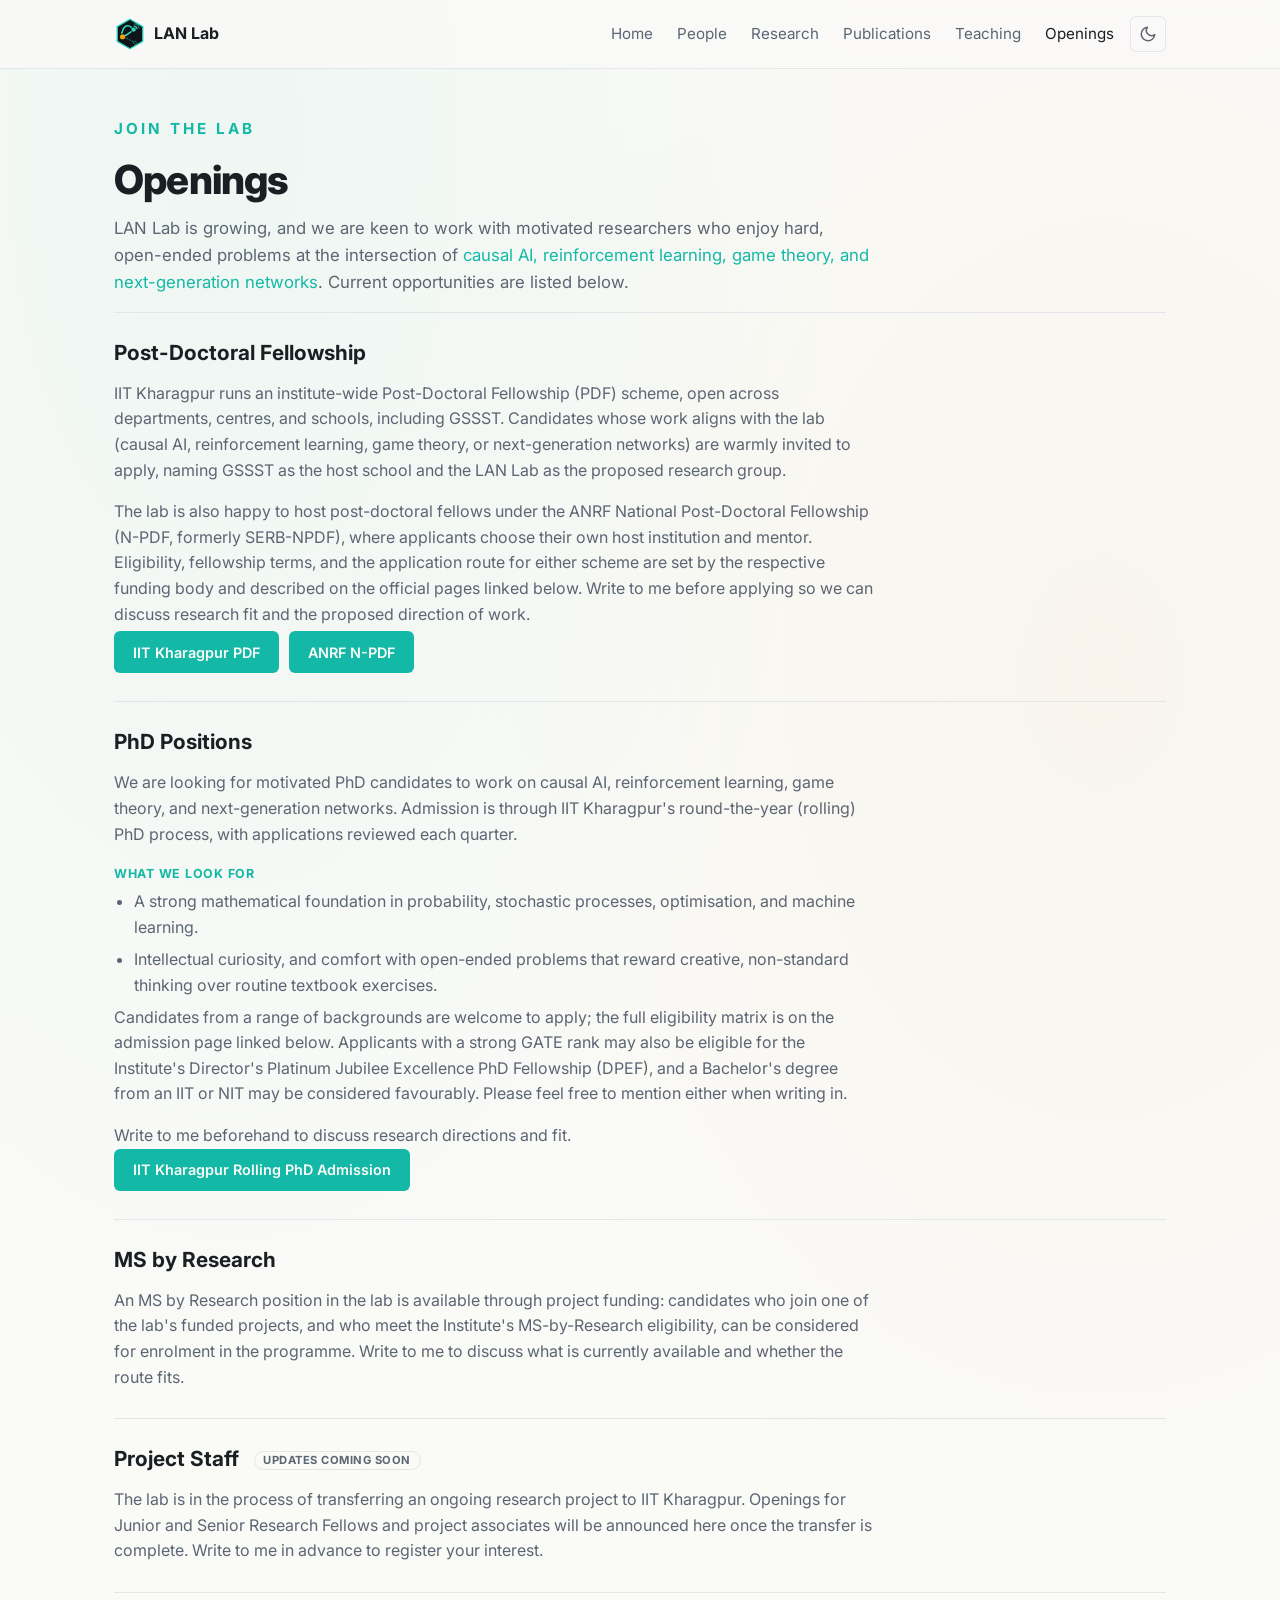
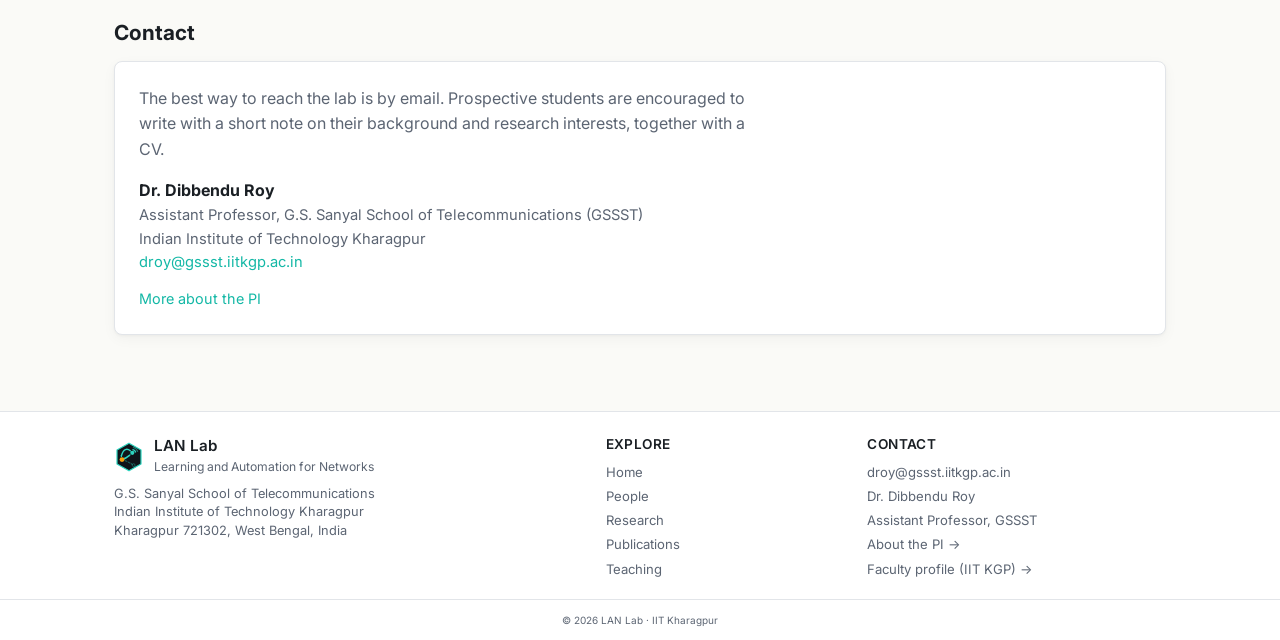
<file: pages/openings.html>
<!DOCTYPE html>
<html lang="en">
<head>
  <meta charset="UTF-8">
  <meta name="viewport" content="width=device-width, initial-scale=1.0">
  <title>Openings — LAN Lab, IIT Kharagpur</title>
  <meta name="description" content="Open positions at the LAN Lab, IIT Kharagpur — PhD, MS by Research, and project staff opportunities in causal AI, reinforcement learning, game theory, and next-generation networks.">
  <meta name="theme-color" content="#0f1419">
  <link rel="canonical" href="https://lanlab.iitkgp.ac.in/pages/openings.html">

  <!-- Open Graph -->
  <meta property="og:title" content="Openings — LAN Lab, IIT Kharagpur">
  <meta property="og:description" content="Open positions at the LAN Lab, IIT Kharagpur — PhD, MS by Research, and project staff opportunities in causal AI, reinforcement learning, game theory, and next-generation networks.">
  <meta property="og:type" content="website">
  <meta property="og:url" content="https://lanlab.iitkgp.ac.in/pages/openings.html">
  <meta property="og:image" content="https://lanlab.iitkgp.ac.in/assets/img/social-card.png">

  <!-- Twitter card -->
  <meta name="twitter:card" content="summary_large_image">
  <meta name="twitter:title" content="Openings — LAN Lab, IIT Kharagpur">
  <meta name="twitter:description" content="PhD, post-doc, MS by Research, and project staff openings at the LAN Lab, IIT Kharagpur.">
  <meta name="twitter:image" content="https://lanlab.iitkgp.ac.in/assets/img/social-card.png">
  <script>
    (function () {
      try {
        var s = localStorage.getItem('lanlab-theme');
        var t = (s === 'light' || s === 'dark') ? s
              : (window.matchMedia && window.matchMedia('(prefers-color-scheme: light)').matches ? 'light' : 'dark');
        document.documentElement.setAttribute('data-theme', t);
        document.documentElement.style.colorScheme = t;
        var m = document.querySelector('meta[name="theme-color"]');
        if (m) m.setAttribute('content', t === 'light' ? '#fafaf7' : '#0f1419');
      } catch (e) {}
    })();
  </script>
  <link rel="icon" type="image/svg+xml" href="../assets/svg/favicon.svg">
  <link rel="apple-touch-icon" href="../assets/img/apple-touch-icon.png">
  <link rel="preconnect" href="https://fonts.googleapis.com">
  <link rel="preconnect" href="https://fonts.gstatic.com" crossorigin>
  <link rel="stylesheet" href="https://fonts.googleapis.com/css2?family=Inter:wght@400;500;600;700;800&display=swap">
  <link rel="stylesheet" href="../assets/css/main.css?v=22">
  <link rel="stylesheet" href="../assets/css/components.css?v=19">
</head>
<body>
  <a class="skip-link" href="#main">Skip to content</a>
  <nav class="site-nav">
    <div class="container">
      <div class="brand">
        <img src="../assets/svg/logo.svg" alt="LAN Lab">
        <span>LAN Lab</span>
      </div>
      <input type="checkbox" id="nav-toggle" class="nav-toggle" hidden>
      <label for="nav-toggle" class="nav-toggle-label" aria-label="Toggle menu">
        <span></span>
      </label>
      <ul class="nav-menu">
        <li><a href="../index.html">Home</a></li>
        <li><a href="people.html">People</a></li>
        <li><a href="research.html">Research</a></li>
        <li><a href="publications.html">Publications</a></li>
        <li><a href="teaching.html">Teaching</a></li>
        <li><a href="openings.html" class="active">Openings</a></li>
      </ul>
      <button id="theme-toggle" class="theme-toggle" type="button" aria-label="Switch to light theme">
        <svg class="icon-sun" viewBox="0 0 24 24" aria-hidden="true" focusable="false">
          <circle cx="12" cy="12" r="4" fill="none" stroke="currentColor" stroke-width="2"/>
          <path d="M12 2v2M12 20v2M4.93 4.93l1.41 1.41M17.66 17.66l1.41 1.41M2 12h2M20 12h2M4.93 19.07l1.41-1.41M17.66 6.34l1.41-1.41" stroke="currentColor" stroke-width="2" stroke-linecap="round"/>
        </svg>
        <svg class="icon-moon" viewBox="0 0 24 24" aria-hidden="true" focusable="false">
          <path d="M21 12.79A9 9 0 1111.21 3 7 7 0 0021 12.79z" fill="none" stroke="currentColor" stroke-width="2" stroke-linecap="round" stroke-linejoin="round"/>
        </svg>
      </button>
    </div>
  </nav>
  <main id="main" tabindex="-1">
    <header class="page-header container">
      <p class="kicker">Join the Lab</p>
      <h1>Openings</h1>
      <p class="intro">LAN Lab is growing, and we are keen to work with motivated
        researchers who enjoy hard, open-ended problems at the intersection of
        <a href="research.html">causal AI, reinforcement learning, game theory, and
        next-generation networks</a>. Current opportunities are listed below.</p>
    </header>

    <div class="container">
      <section class="opening">
        <h2 class="section-title">Post-Doctoral Fellowship</h2>
        <div class="prose">
          <p>IIT Kharagpur runs an institute-wide Post-Doctoral Fellowship (PDF)
            scheme, open across departments, centres, and schools, including GSSST.
            Candidates whose work aligns with the lab (causal AI, reinforcement
            learning, game theory, or next-generation networks) are warmly invited
            to apply, naming GSSST as the host school and the LAN Lab as the
            proposed research group.</p>
          <p>The lab is also happy to host post-doctoral fellows under the ANRF
            National Post-Doctoral Fellowship (N-PDF, formerly SERB-NPDF), where
            applicants choose their own host institution and mentor. Eligibility,
            fellowship terms, and the application route for either scheme are set
            by the respective funding body and described on the official pages
            linked below. Write to me before applying so we can discuss research
            fit and the proposed direction of work.</p>
        </div>
        <div class="button-row">
          <a class="button-link" href="https://www.iitkgp.ac.in/pdf"
             target="_blank" rel="noopener">IIT Kharagpur PDF</a>
          <a class="button-link" href="https://anrfonline.in/ANRF/npdf"
             target="_blank" rel="noopener">ANRF N-PDF</a>
        </div>
      </section>

      <section class="opening">
        <h2 class="section-title">PhD Positions</h2>
        <div class="prose">
          <p>We are looking for motivated PhD candidates to work on causal AI,
            reinforcement learning, game theory, and next-generation networks.
            Admission is through IIT Kharagpur's round-the-year (rolling) PhD
            process, with applications reviewed each quarter.</p>

          <h3 class="subhead">What we look for</h3>
          <ul>
            <li>A strong mathematical foundation in probability, stochastic processes, optimisation, and machine learning.</li>
            <li>Intellectual curiosity, and comfort with open-ended problems that reward creative, non-standard thinking over routine textbook exercises.</li>
          </ul>

          <p>Candidates from a range of backgrounds are welcome to apply; the full
            eligibility matrix is on the admission page linked below. Applicants
            with a strong GATE rank may also be eligible for the Institute's
            Director's Platinum Jubilee Excellence PhD Fellowship (DPEF), and a
            Bachelor's degree from an IIT or NIT may be considered favourably.
            Please feel free to mention either when writing in.</p>

          <p>Write to me beforehand to discuss research directions and fit.</p>
        </div>
        <p>
          <a class="button-link" href="https://www.iitkgp.ac.in/rolling-phd-admission"
             target="_blank" rel="noopener">IIT Kharagpur Rolling PhD Admission</a>
        </p>
      </section>

      <section class="opening">
        <h2 class="section-title">MS by Research</h2>
        <div class="prose">
          <p>An MS by Research position in the lab is available through project
            funding: candidates who join one of the lab's funded projects, and who
            meet the Institute's MS-by-Research eligibility, can be considered for
            enrolment in the programme. Write to me to discuss what is currently
            available and whether the route fits.</p>
        </div>
      </section>

      <section class="opening">
        <h2 class="section-title">Project Staff <span class="provisional-tag">Updates coming soon</span></h2>
        <div class="prose">
          <p>The lab is in the process of transferring an ongoing research project
            to IIT Kharagpur. Openings for Junior and Senior Research Fellows and
            project associates will be announced here once the transfer is complete.
            Write to me in advance to register your interest.</p>
        </div>
      </section>

      <section class="opening">
        <h2 class="section-title">Contact</h2>
        <div class="contact-card">
          <p class="contact-intro">The best way to reach the lab is by email.
            Prospective students are encouraged to write with a short note on their
            background and research interests, together with a CV.</p>
          <p class="contact-name">Dr. Dibbendu Roy</p>
          <p class="contact-line">Assistant Professor, G.S. Sanyal School of Telecommunications (GSSST)</p>
          <p class="contact-line">Indian Institute of Technology Kharagpur</p>
          <p class="contact-line"><a href="mailto:droy@gssst.iitkgp.ac.in">droy@gssst.iitkgp.ac.in</a></p>
          <p class="contact-more"><a href="dibbendu-roy.html">More about the PI</a></p>
        </div>
      </section>
    </div>
  </main>
  <footer class="site-footer site-footer--rich">
    <div class="container">
      <div class="footer-grid">
        <div class="footer-col footer-brand">
          <div class="footer-brand-row">
            <img src="../assets/svg/logo.svg" alt="LAN Lab logo" class="footer-logo">
            <div>
              <p class="footer-lab-name">LAN Lab</p>
              <p class="footer-lab-tagline">Learning and Automation for Networks</p>
            </div>
          </div>
          <p class="footer-address">
            G.S. Sanyal School of Telecommunications<br>
            Indian Institute of Technology Kharagpur<br>
            Kharagpur 721302, West Bengal, India
          </p>
        </div>
        <div class="footer-col">
          <h4 class="footer-heading">Explore</h4>
          <ul class="footer-links">
            <li><a href="../index.html">Home</a></li>
            <li><a href="people.html">People</a></li>
            <li><a href="research.html">Research</a></li>
            <li><a href="publications.html">Publications</a></li>
            <li><a href="teaching.html">Teaching</a></li>
            <li class="is-current"><a href="openings.html">Openings</a></li>
          </ul>
        </div>
        <div class="footer-col">
          <h4 class="footer-heading">Contact</h4>
          <ul class="footer-links">
            <li><a href="mailto:droy@gssst.iitkgp.ac.in">droy@gssst.iitkgp.ac.in</a></li>
            <li>Dr. Dibbendu Roy</li>
            <li>Assistant Professor, GSSST</li>
            <li><a href="dibbendu-roy.html">About the PI &rarr;</a></li>
            <li><a href="https://www.iitkgp.ac.in/department/GS/faculty/gs-SE9oNUhZcktwTEJPSEZpaWJoK2pPdz09" target="_blank" rel="noopener">Faculty profile (IIT KGP) &rarr;</a></li>
          </ul>
        </div>
      </div>
    </div>
    <div class="footer-copyright">
      <div class="container">
        <small>&copy; 2026 LAN Lab &middot; IIT Kharagpur</small>
      </div>
    </div>
  </footer>
  <script src="../assets/js/theme.js" defer></script>
</body>
</html>
</file>
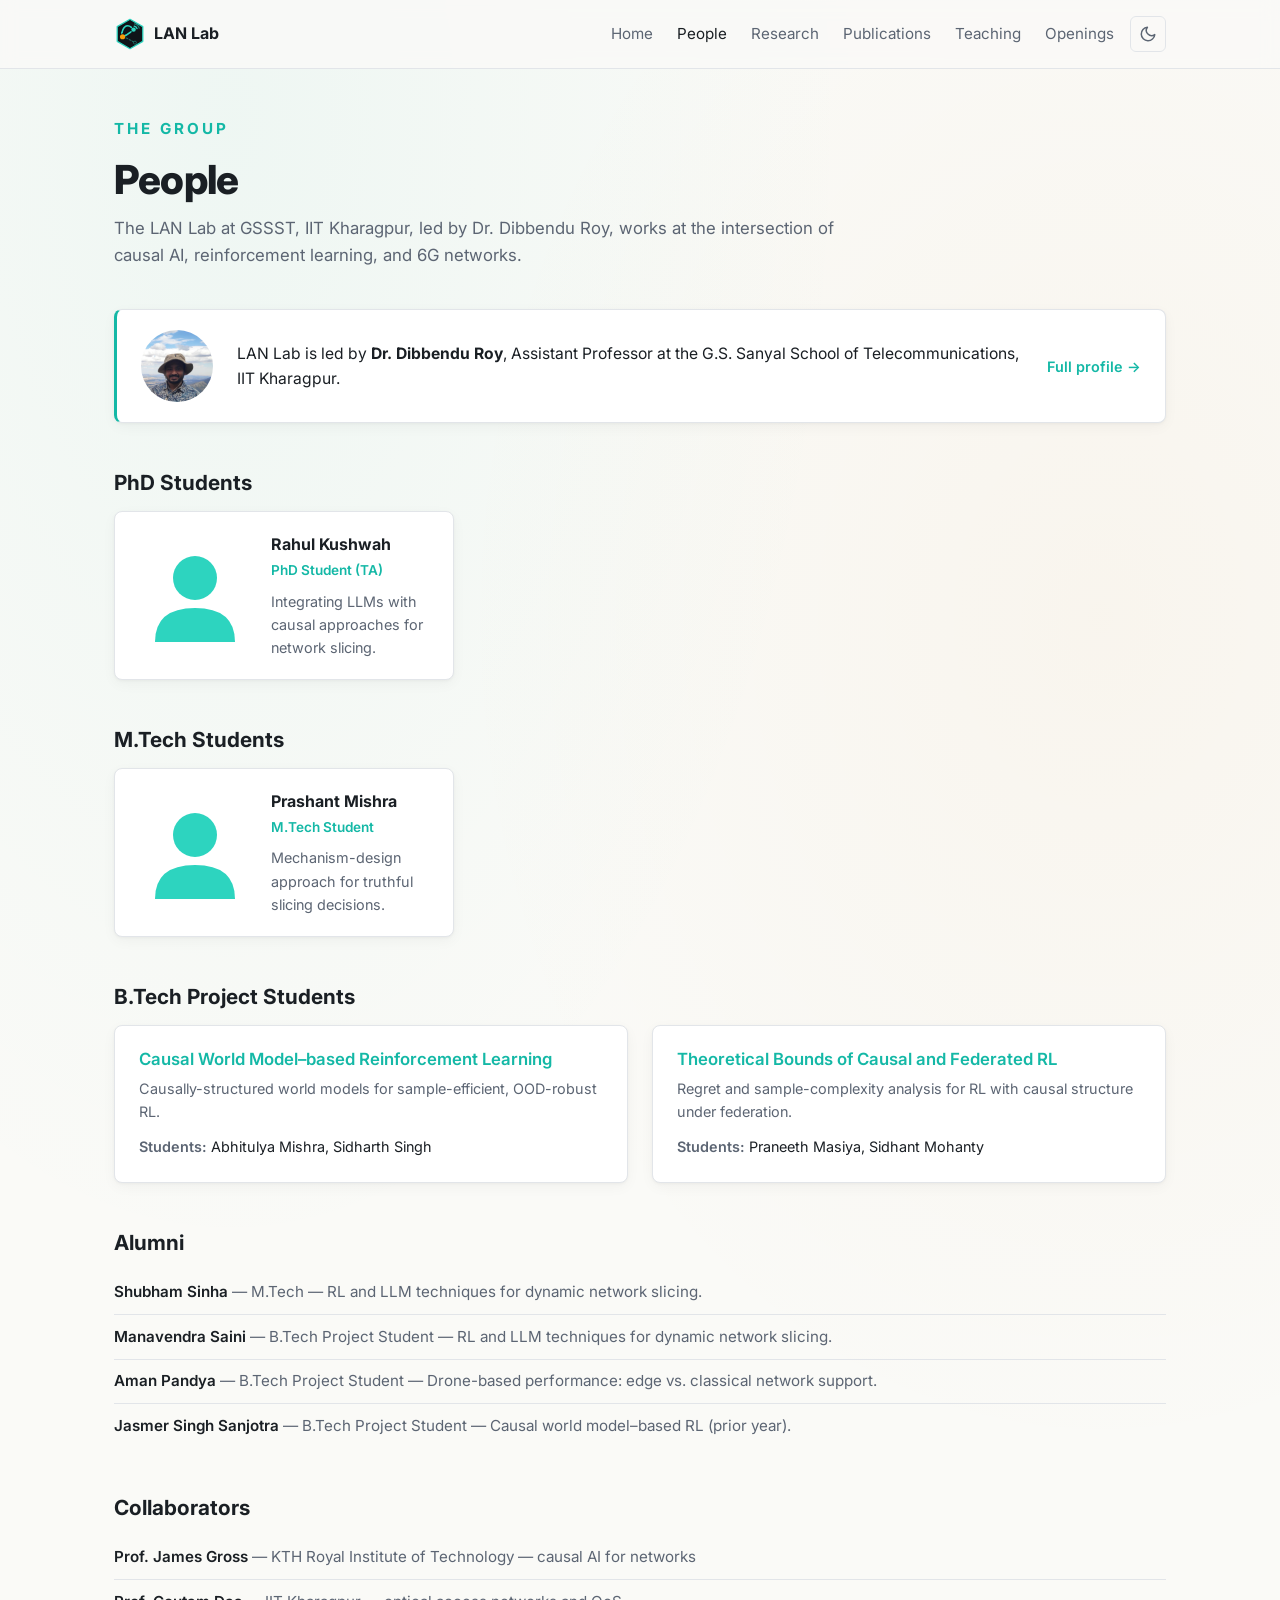
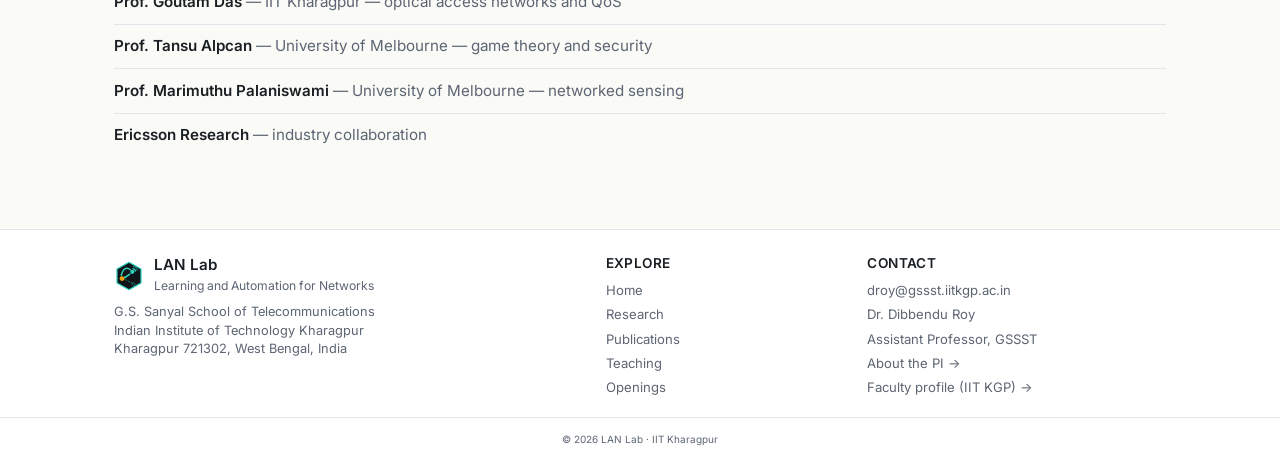
<file: pages/people.html>
<!DOCTYPE html>
<html lang="en">
<head>
  <meta charset="UTF-8">
  <meta name="viewport" content="width=device-width, initial-scale=1.0">
  <title>People — LAN Lab, IIT Kharagpur</title>
  <meta name="description" content="People of the LAN Lab at IIT Kharagpur — students, alumni, and collaborators working on causal AI, reinforcement learning, and 6G networks.">
  <meta name="theme-color" content="#0f1419">
  <link rel="canonical" href="https://lanlab.iitkgp.ac.in/pages/people.html">

  <!-- Open Graph -->
  <meta property="og:title" content="People — LAN Lab, IIT Kharagpur">
  <meta property="og:description" content="People of the LAN Lab at IIT Kharagpur — students, alumni, and collaborators working on causal AI, reinforcement learning, and 6G networks.">
  <meta property="og:type" content="website">
  <meta property="og:url" content="https://lanlab.iitkgp.ac.in/pages/people.html">
  <meta property="og:image" content="https://lanlab.iitkgp.ac.in/assets/img/social-card.png">

  <!-- Twitter card -->
  <meta name="twitter:card" content="summary_large_image">
  <meta name="twitter:title" content="People — LAN Lab, IIT Kharagpur">
  <meta name="twitter:description" content="Students, alumni, and collaborators of the LAN Lab at IIT Kharagpur.">
  <meta name="twitter:image" content="https://lanlab.iitkgp.ac.in/assets/img/social-card.png">
  <script>
    (function () {
      try {
        var s = localStorage.getItem('lanlab-theme');
        var t = (s === 'light' || s === 'dark') ? s
              : (window.matchMedia && window.matchMedia('(prefers-color-scheme: light)').matches ? 'light' : 'dark');
        document.documentElement.setAttribute('data-theme', t);
        document.documentElement.style.colorScheme = t;
        var m = document.querySelector('meta[name="theme-color"]');
        if (m) m.setAttribute('content', t === 'light' ? '#fafaf7' : '#0f1419');
      } catch (e) {}
    })();
  </script>
  <link rel="icon" type="image/svg+xml" href="../assets/svg/favicon.svg">
  <link rel="apple-touch-icon" href="../assets/img/apple-touch-icon.png">
  <link rel="preconnect" href="https://fonts.googleapis.com">
  <link rel="preconnect" href="https://fonts.gstatic.com" crossorigin>
  <link rel="stylesheet" href="https://fonts.googleapis.com/css2?family=Inter:wght@400;500;600;700;800&display=swap">
  <link rel="stylesheet" href="../assets/css/main.css?v=22">
  <link rel="stylesheet" href="../assets/css/components.css?v=19">
</head>
<body>
  <a class="skip-link" href="#main">Skip to content</a>
  <nav class="site-nav">
    <div class="container">
      <div class="brand">
        <img src="../assets/svg/logo.svg" alt="LAN Lab">
        <span>LAN Lab</span>
      </div>
      <input type="checkbox" id="nav-toggle" class="nav-toggle" hidden>
      <label for="nav-toggle" class="nav-toggle-label" aria-label="Toggle menu">
        <span></span>
      </label>
      <ul class="nav-menu">
        <li><a href="../index.html">Home</a></li>
        <li><a href="people.html" class="active">People</a></li>
        <li><a href="research.html">Research</a></li>
        <li><a href="publications.html">Publications</a></li>
        <li><a href="teaching.html">Teaching</a></li>
        <li><a href="openings.html">Openings</a></li>
      </ul>
      <button id="theme-toggle" class="theme-toggle" type="button" aria-label="Switch to light theme">
        <svg class="icon-sun" viewBox="0 0 24 24" aria-hidden="true" focusable="false">
          <circle cx="12" cy="12" r="4" fill="none" stroke="currentColor" stroke-width="2"/>
          <path d="M12 2v2M12 20v2M4.93 4.93l1.41 1.41M17.66 17.66l1.41 1.41M2 12h2M20 12h2M4.93 19.07l1.41-1.41M17.66 6.34l1.41-1.41" stroke="currentColor" stroke-width="2" stroke-linecap="round"/>
        </svg>
        <svg class="icon-moon" viewBox="0 0 24 24" aria-hidden="true" focusable="false">
          <path d="M21 12.79A9 9 0 1111.21 3 7 7 0 0021 12.79z" fill="none" stroke="currentColor" stroke-width="2" stroke-linecap="round" stroke-linejoin="round"/>
        </svg>
      </button>
    </div>
  </nav>
  <main id="main" tabindex="-1">
    <header class="page-header container">
      <p class="kicker">The Group</p>
      <h1>People</h1>
      <p class="intro">The LAN Lab at GSSST, IIT Kharagpur, led by Dr. Dibbendu Roy, works at the intersection of causal AI, reinforcement learning, and 6G networks.</p>
    </header>

    <section class="page-section container">
      <div class="lab-lead">
        <img src="../assets/img/dibbendu-roy.jpeg" alt="Dibbendu Roy" width="72" height="72" loading="lazy" decoding="async">
        <p>LAN Lab is led by <strong>Dr. Dibbendu Roy</strong>, Assistant Professor at the G.S. Sanyal School of Telecommunications, IIT Kharagpur.</p>
        <a href="dibbendu-roy.html">Full profile →</a>
      </div>
    </section>

    <section class="page-section container">
      <h2 class="section-title">PhD Students</h2>
      <div class="member-grid">
        <article class="member-card">
          <img src="../assets/svg/avatar-placeholder.svg" alt="">
          <div>
            <div class="member-name">Rahul Kushwah</div>
            <div class="member-role">PhD Student (TA)</div>
            <p class="member-note">Integrating LLMs with causal approaches for network slicing.</p>
          </div>
        </article>
      </div>
    </section>

    <section class="page-section container">
      <h2 class="section-title">M.Tech Students</h2>
      <div class="member-grid">
        <article class="member-card">
          <img src="../assets/svg/avatar-placeholder.svg" alt="">
          <div>
            <div class="member-name">Prashant Mishra</div>
            <div class="member-role">M.Tech Student</div>
            <p class="member-note">Mechanism-design approach for truthful slicing decisions.</p>
          </div>
        </article>
      </div>
    </section>

    <section class="page-section container">
      <h2 class="section-title">B.Tech Project Students</h2>
      <div class="project-grid">
        <article class="project-card">
          <h3>Causal World Model–based Reinforcement Learning</h3>
          <p class="project-brief">Causally-structured world models for sample-efficient, OOD-robust RL.</p>
          <p class="project-students"><strong>Students:</strong> Abhitulya Mishra, Sidharth Singh</p>
        </article>
        <article class="project-card">
          <h3>Theoretical Bounds of Causal and Federated RL</h3>
          <p class="project-brief">Regret and sample-complexity analysis for RL with causal structure under federation.</p>
          <p class="project-students"><strong>Students:</strong> Praneeth Masiya, Sidhant Mohanty</p>
        </article>
      </div>
    </section>

    <section class="page-section container">
      <h2 class="section-title">Alumni</h2>
      <ul class="people-list">
        <li><span class="person-name">Shubham Sinha</span> — M.Tech — RL and LLM techniques for dynamic network slicing.</li>
        <li><span class="person-name">Manavendra Saini</span> — B.Tech Project Student — RL and LLM techniques for dynamic network slicing.</li>
        <li><span class="person-name">Aman Pandya</span> — B.Tech Project Student — Drone-based performance: edge vs. classical network support.</li>
        <li><span class="person-name">Jasmer Singh Sanjotra</span> — B.Tech Project Student — Causal world model–based RL (prior year).</li>
      </ul>
    </section>

    <section class="page-section container">
      <h2 class="section-title">Collaborators</h2>
      <ul class="people-list">
        <li><span class="person-name">Prof. James Gross</span> — KTH Royal Institute of Technology — causal AI for networks</li>
        <li><span class="person-name">Prof. Goutam Das</span> — IIT Kharagpur — optical access networks and QoS</li>
        <li><span class="person-name">Prof. Tansu Alpcan</span> — University of Melbourne — game theory and security</li>
        <li><span class="person-name">Prof. Marimuthu Palaniswami</span> — University of Melbourne — networked sensing</li>
        <li><span class="person-name">Ericsson Research</span> — industry collaboration</li>
      </ul>
    </section>
  </main>
  <footer class="site-footer site-footer--rich">
    <div class="container">
      <div class="footer-grid">
        <div class="footer-col footer-brand">
          <div class="footer-brand-row">
            <img src="../assets/svg/logo.svg" alt="LAN Lab logo" class="footer-logo">
            <div>
              <p class="footer-lab-name">LAN Lab</p>
              <p class="footer-lab-tagline">Learning and Automation for Networks</p>
            </div>
          </div>
          <p class="footer-address">
            G.S. Sanyal School of Telecommunications<br>
            Indian Institute of Technology Kharagpur<br>
            Kharagpur 721302, West Bengal, India
          </p>
        </div>
        <div class="footer-col">
          <h4 class="footer-heading">Explore</h4>
          <ul class="footer-links">
            <li><a href="../index.html">Home</a></li>
            <li class="is-current"><a href="people.html">People</a></li>
            <li><a href="research.html">Research</a></li>
            <li><a href="publications.html">Publications</a></li>
            <li><a href="teaching.html">Teaching</a></li>
            <li><a href="openings.html">Openings</a></li>
          </ul>
        </div>
        <div class="footer-col">
          <h4 class="footer-heading">Contact</h4>
          <ul class="footer-links">
            <li><a href="mailto:droy@gssst.iitkgp.ac.in">droy@gssst.iitkgp.ac.in</a></li>
            <li>Dr. Dibbendu Roy</li>
            <li>Assistant Professor, GSSST</li>
            <li><a href="dibbendu-roy.html">About the PI &rarr;</a></li>
            <li><a href="https://www.iitkgp.ac.in/department/GS/faculty/gs-SE9oNUhZcktwTEJPSEZpaWJoK2pPdz09" target="_blank" rel="noopener">Faculty profile (IIT KGP) &rarr;</a></li>
          </ul>
        </div>
      </div>
    </div>
    <div class="footer-copyright">
      <div class="container">
        <small>&copy; 2026 LAN Lab &middot; IIT Kharagpur</small>
      </div>
    </div>
  </footer>
  <script src="../assets/js/theme.js" defer></script>
</body>
</html>
</file>
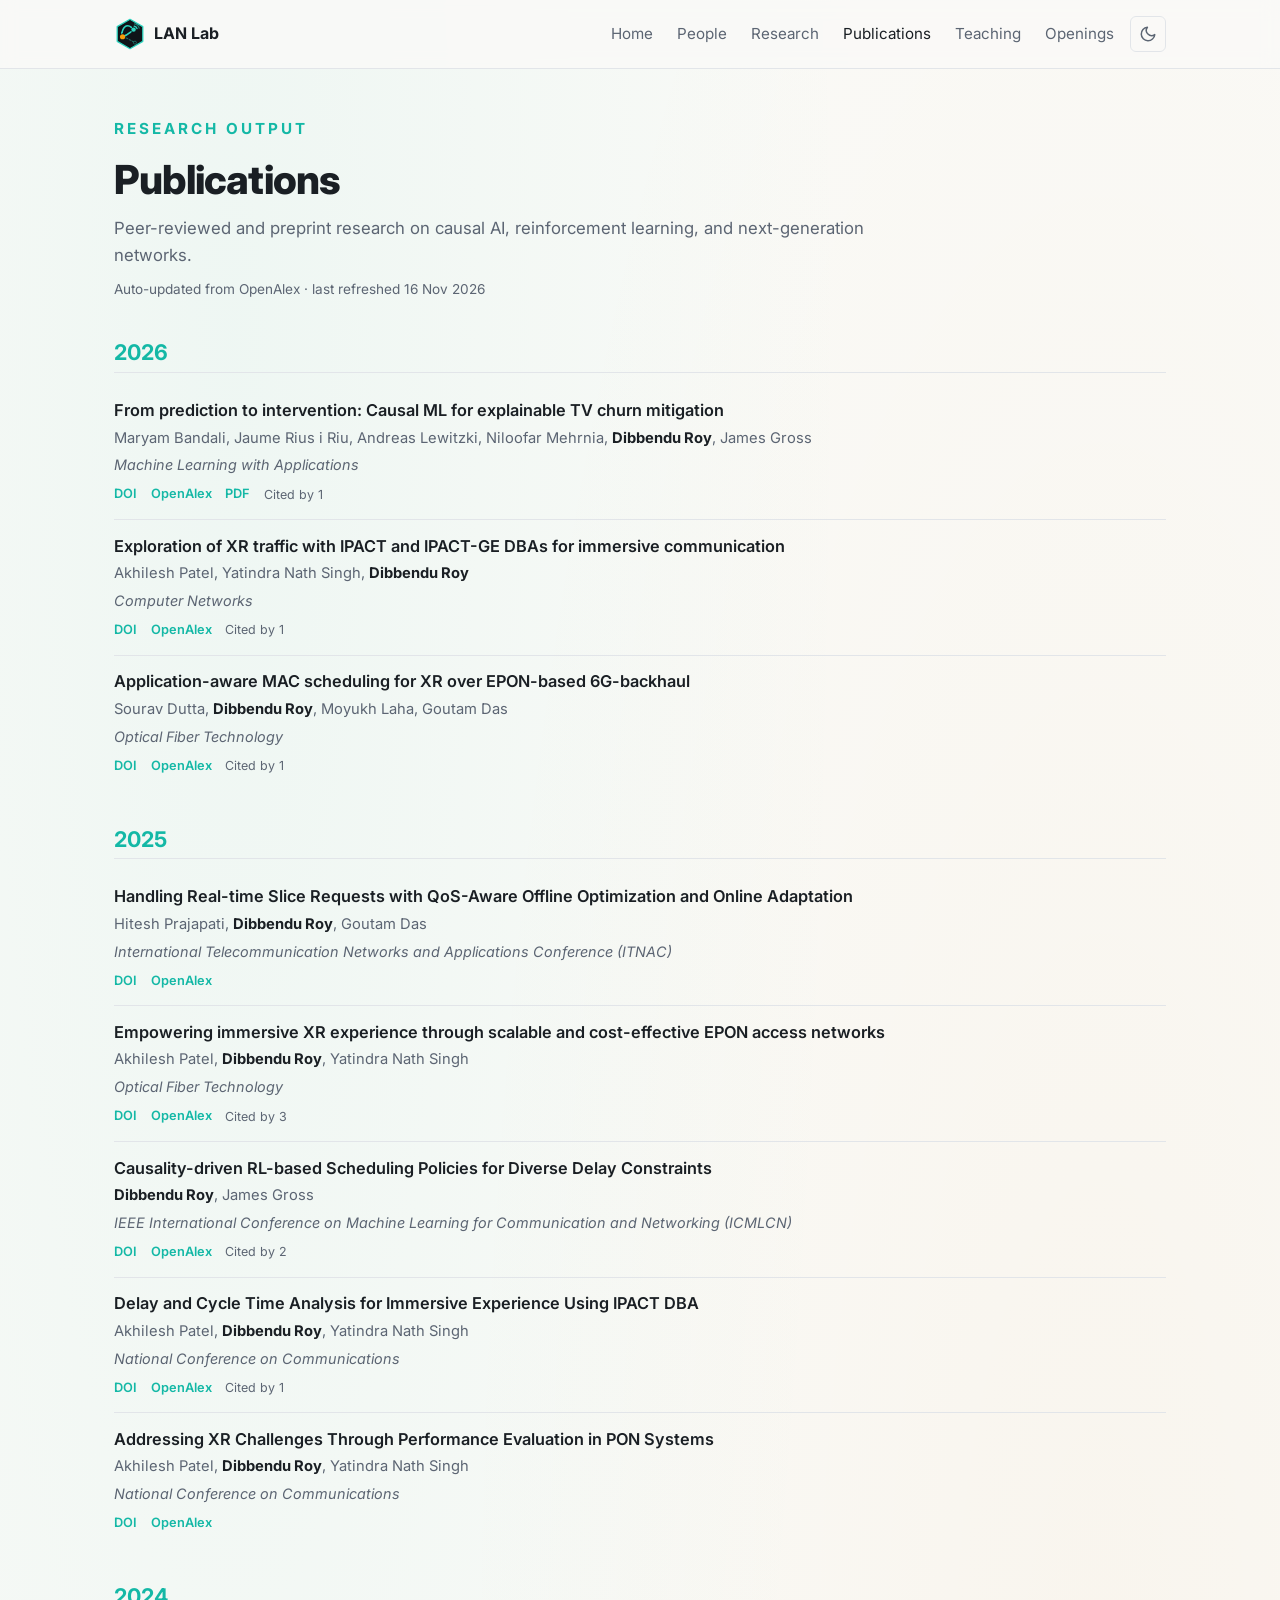
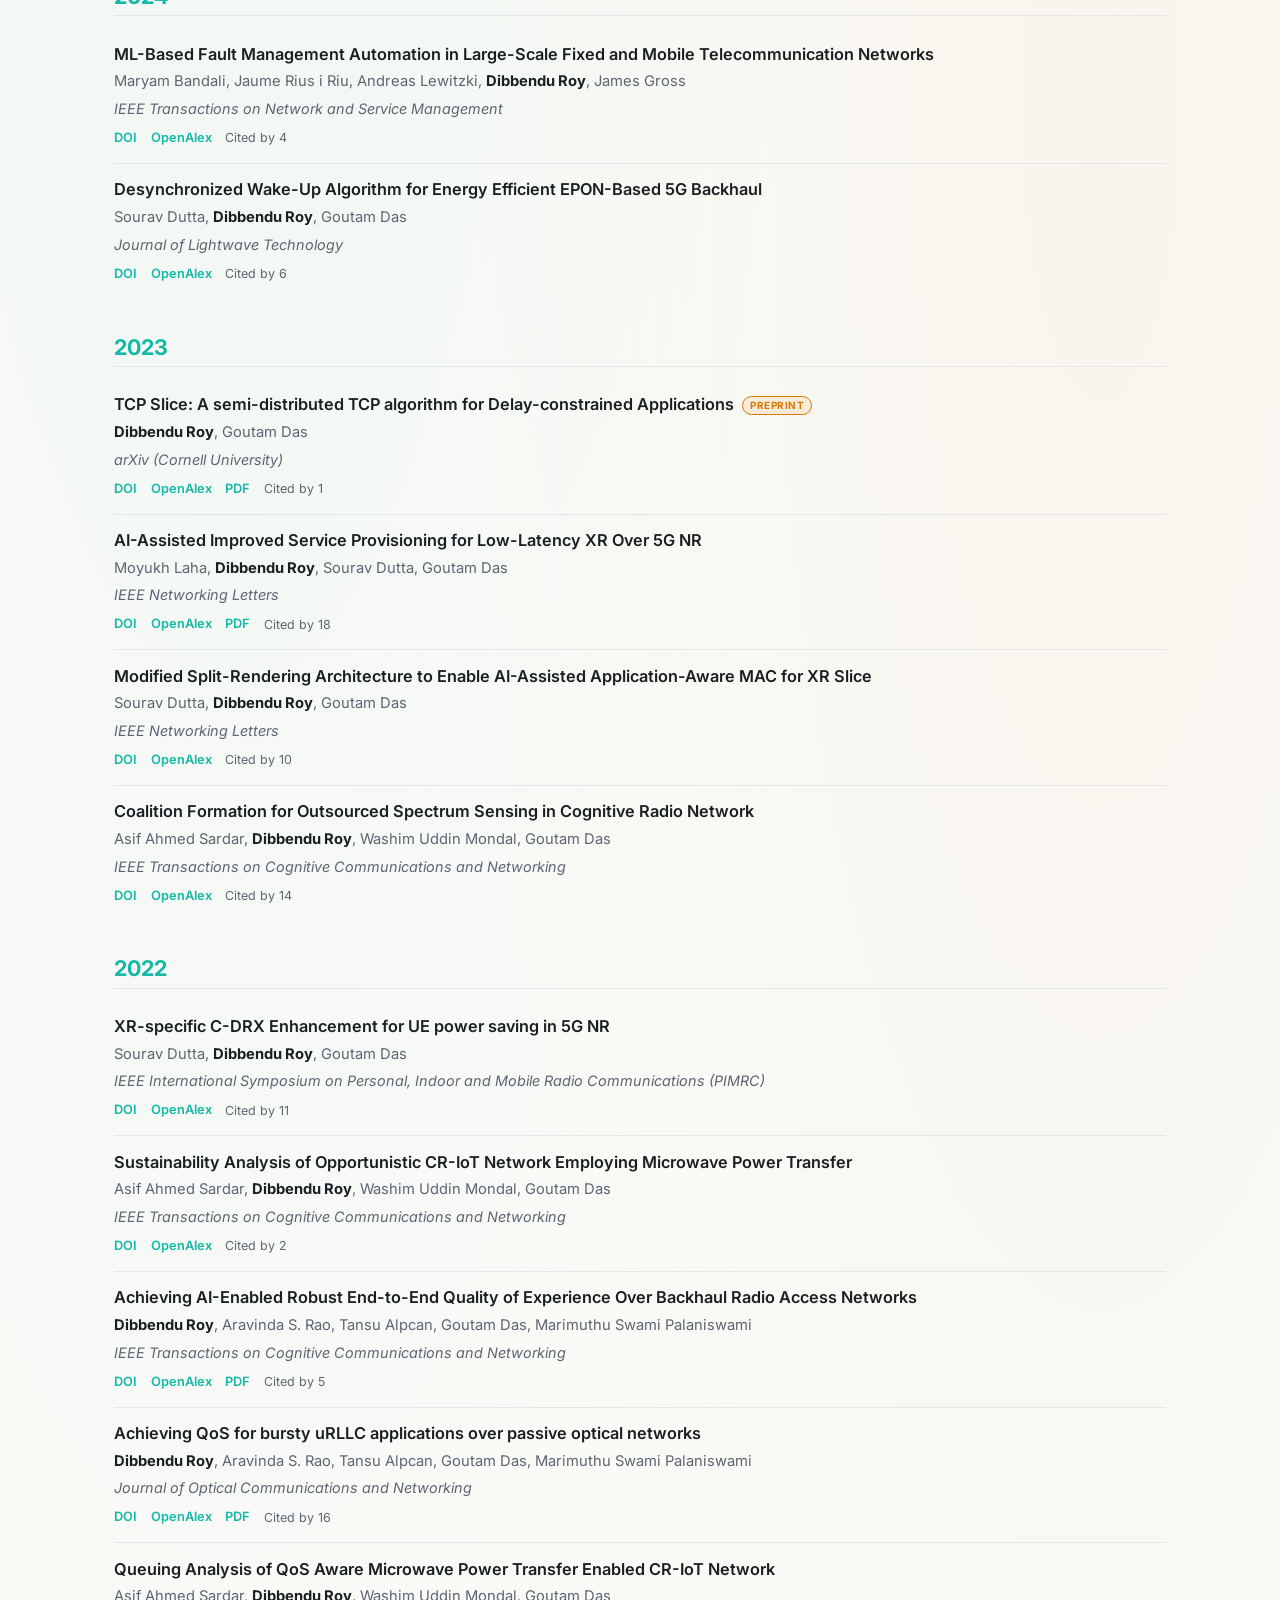
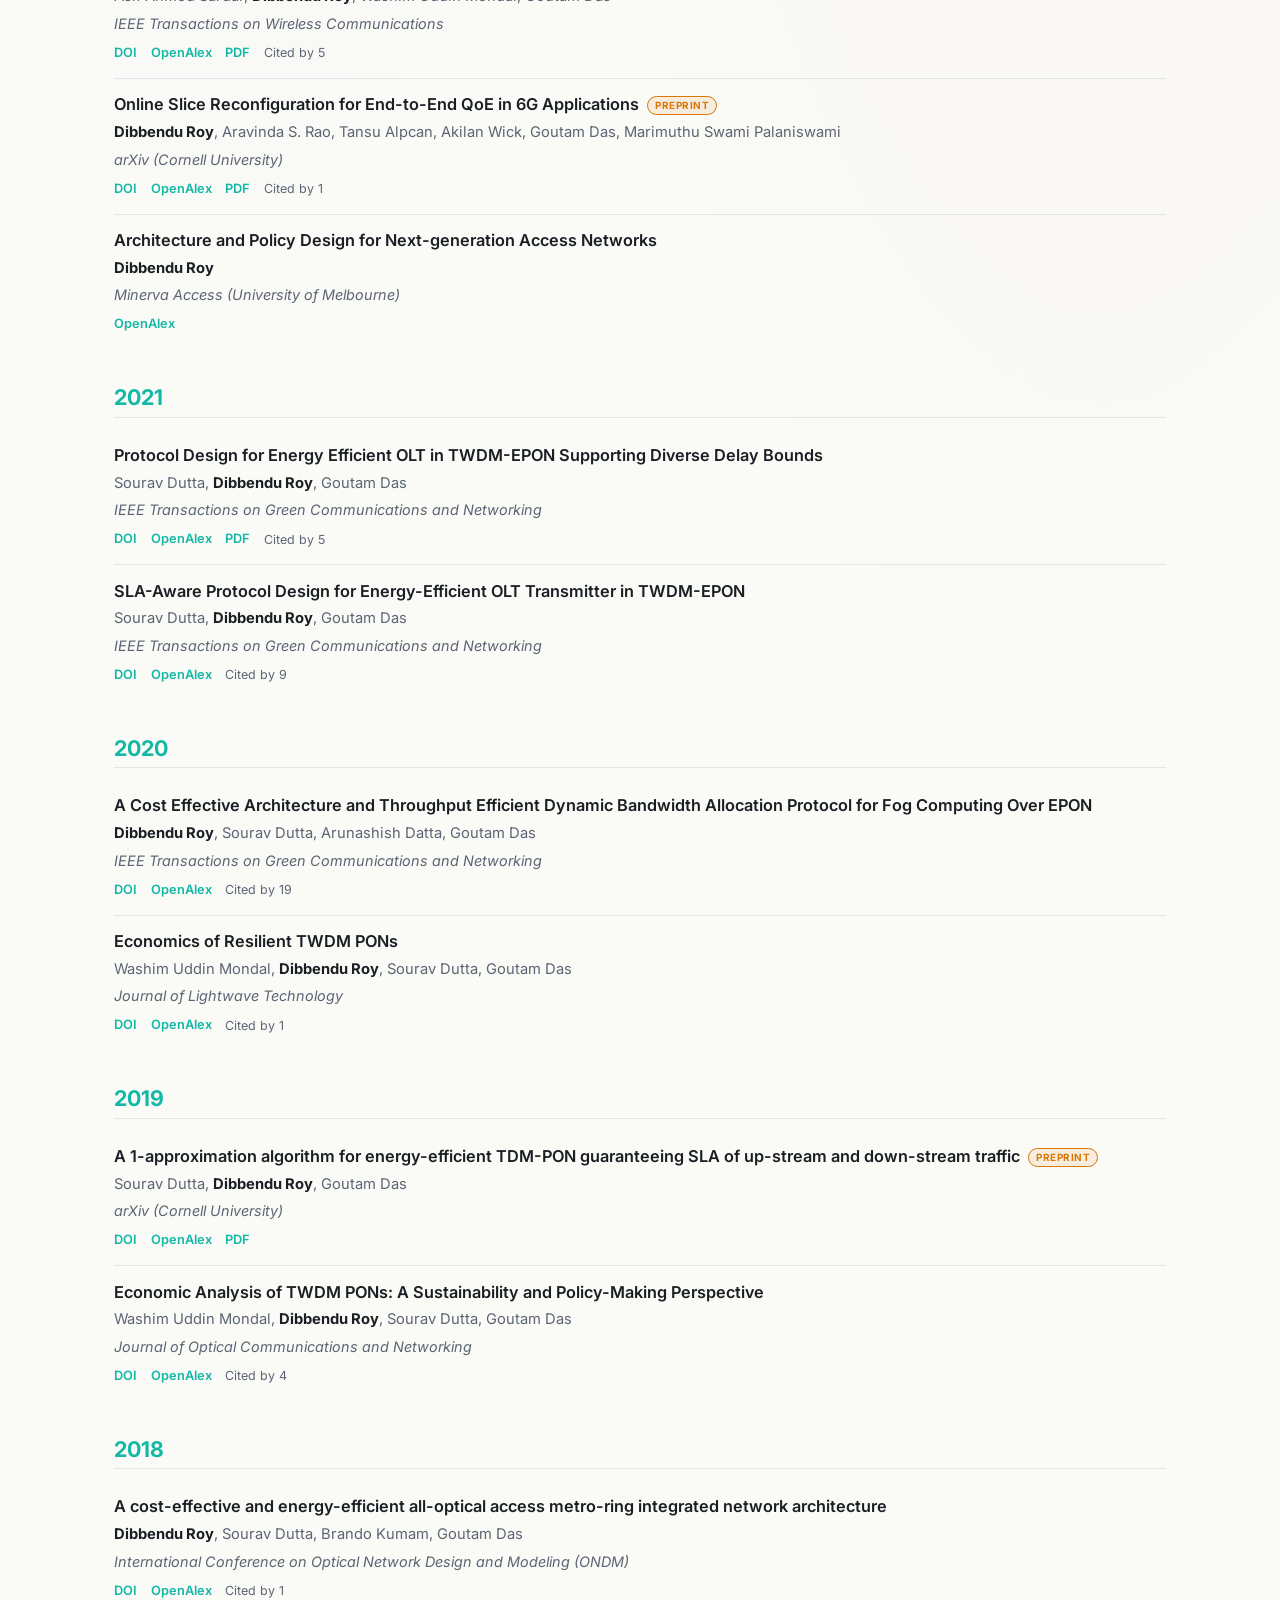
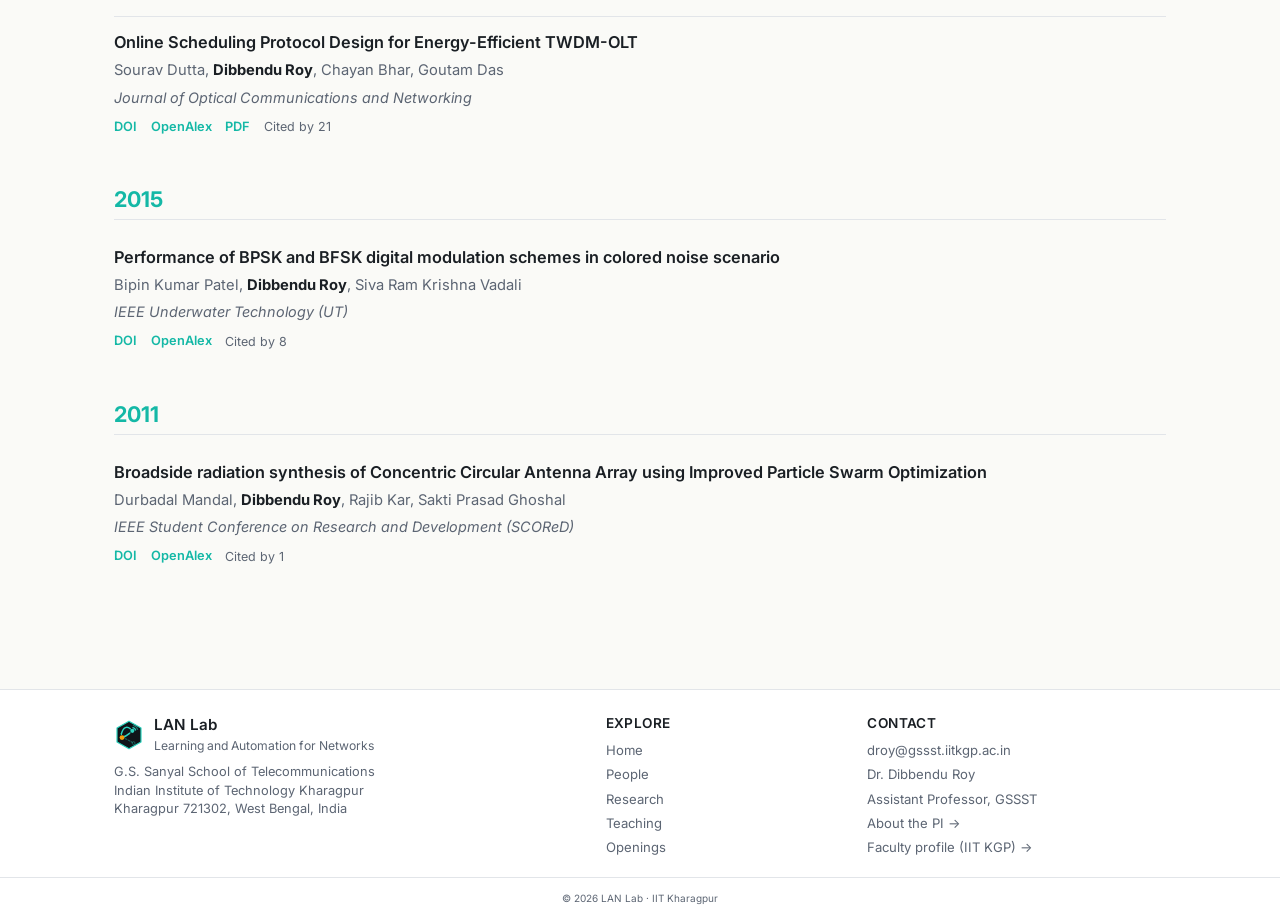
<file: pages/publications.html>
<!DOCTYPE html>
<html lang="en">
<head>
  <meta charset="UTF-8">
  <meta name="viewport" content="width=device-width, initial-scale=1.0">
  <title>Publications — LAN Lab, IIT Kharagpur</title>
  <meta name="description" content="Publications from the LAN Lab — journal, conference, and preprint research on causal AI, reinforcement learning, and 6G networks.">
  <meta name="theme-color" content="#0f1419">
  <link rel="canonical" href="https://lanlab.iitkgp.ac.in/pages/publications.html">

  <!-- Open Graph -->
  <meta property="og:title" content="Publications — LAN Lab, IIT Kharagpur">
  <meta property="og:description" content="Publications from the LAN Lab — journal, conference, and preprint research on causal AI, reinforcement learning, and 6G networks.">
  <meta property="og:type" content="website">
  <meta property="og:url" content="https://lanlab.iitkgp.ac.in/pages/publications.html">
  <meta property="og:image" content="https://lanlab.iitkgp.ac.in/assets/img/social-card.png">

  <!-- Twitter card -->
  <meta name="twitter:card" content="summary_large_image">
  <meta name="twitter:title" content="Publications — LAN Lab, IIT Kharagpur">
  <meta name="twitter:description" content="Journal, conference, and preprint research from the LAN Lab at IIT Kharagpur.">
  <meta name="twitter:image" content="https://lanlab.iitkgp.ac.in/assets/img/social-card.png">
  <script>
    (function () {
      try {
        var s = localStorage.getItem('lanlab-theme');
        var t = (s === 'light' || s === 'dark') ? s
              : (window.matchMedia && window.matchMedia('(prefers-color-scheme: light)').matches ? 'light' : 'dark');
        document.documentElement.setAttribute('data-theme', t);
        document.documentElement.style.colorScheme = t;
        var m = document.querySelector('meta[name="theme-color"]');
        if (m) m.setAttribute('content', t === 'light' ? '#fafaf7' : '#0f1419');
      } catch (e) {}
    })();
  </script>
  <link rel="icon" type="image/svg+xml" href="../assets/svg/favicon.svg">
  <link rel="apple-touch-icon" href="../assets/img/apple-touch-icon.png">
  <link rel="preconnect" href="https://fonts.googleapis.com">
  <link rel="preconnect" href="https://fonts.gstatic.com" crossorigin>
  <link rel="stylesheet" href="https://fonts.googleapis.com/css2?family=Inter:wght@400;500;600;700;800&display=swap">
  <link rel="stylesheet" href="../assets/css/main.css?v=22">
  <link rel="stylesheet" href="../assets/css/components.css?v=20">
</head>
<body>
  <a class="skip-link" href="#main">Skip to content</a>
  <nav class="site-nav">
    <div class="container">
      <div class="brand">
        <img src="../assets/svg/logo.svg" alt="LAN Lab">
        <span>LAN Lab</span>
      </div>
      <input type="checkbox" id="nav-toggle" class="nav-toggle" hidden>
      <label for="nav-toggle" class="nav-toggle-label" aria-label="Toggle menu">
        <span></span>
      </label>
      <ul class="nav-menu">
        <li><a href="../index.html">Home</a></li>
        <li><a href="people.html">People</a></li>
        <li><a href="research.html">Research</a></li>
        <li><a href="publications.html" class="active">Publications</a></li>
        <li><a href="teaching.html">Teaching</a></li>
        <li><a href="openings.html">Openings</a></li>
      </ul>
      <button id="theme-toggle" class="theme-toggle" type="button" aria-label="Switch to light theme">
        <svg class="icon-sun" viewBox="0 0 24 24" aria-hidden="true" focusable="false">
          <circle cx="12" cy="12" r="4" fill="none" stroke="currentColor" stroke-width="2"/>
          <path d="M12 2v2M12 20v2M4.93 4.93l1.41 1.41M17.66 17.66l1.41 1.41M2 12h2M20 12h2M4.93 19.07l1.41-1.41M17.66 6.34l1.41-1.41" stroke="currentColor" stroke-width="2" stroke-linecap="round"/>
        </svg>
        <svg class="icon-moon" viewBox="0 0 24 24" aria-hidden="true" focusable="false">
          <path d="M21 12.79A9 9 0 1111.21 3 7 7 0 0021 12.79z" fill="none" stroke="currentColor" stroke-width="2" stroke-linecap="round" stroke-linejoin="round"/>
        </svg>
      </button>
    </div>
  </nav>
  <main id="main" tabindex="-1">
    <header class="page-header container">
      <p class="kicker">Research Output</p>
      <h1>Publications</h1>
      <p class="intro">Peer-reviewed and preprint research on causal AI,
        reinforcement learning, and next-generation networks.</p>
      <p class="pub-refresh-note" id="pub-refresh-note">Auto-updated from OpenAlex</p>
    </header>

    <section class="page-section container">
      <div id="pub-container">
        <p class="pub-status">Loading publications…</p>
      </div>
    </section>
  </main>
  <footer class="site-footer site-footer--rich">
    <div class="container">
      <div class="footer-grid">
        <div class="footer-col footer-brand">
          <div class="footer-brand-row">
            <img src="../assets/svg/logo.svg" alt="LAN Lab logo" class="footer-logo">
            <div>
              <p class="footer-lab-name">LAN Lab</p>
              <p class="footer-lab-tagline">Learning and Automation for Networks</p>
            </div>
          </div>
          <p class="footer-address">
            G.S. Sanyal School of Telecommunications<br>
            Indian Institute of Technology Kharagpur<br>
            Kharagpur 721302, West Bengal, India
          </p>
        </div>
        <div class="footer-col">
          <h4 class="footer-heading">Explore</h4>
          <ul class="footer-links">
            <li><a href="../index.html">Home</a></li>
            <li><a href="people.html">People</a></li>
            <li><a href="research.html">Research</a></li>
            <li class="is-current"><a href="publications.html">Publications</a></li>
            <li><a href="teaching.html">Teaching</a></li>
            <li><a href="openings.html">Openings</a></li>
          </ul>
        </div>
        <div class="footer-col">
          <h4 class="footer-heading">Contact</h4>
          <ul class="footer-links">
            <li><a href="mailto:droy@gssst.iitkgp.ac.in">droy@gssst.iitkgp.ac.in</a></li>
            <li>Dr. Dibbendu Roy</li>
            <li>Assistant Professor, GSSST</li>
            <li><a href="dibbendu-roy.html">About the PI &rarr;</a></li>
            <li><a href="https://www.iitkgp.ac.in/department/GS/faculty/gs-SE9oNUhZcktwTEJPSEZpaWJoK2pPdz09" target="_blank" rel="noopener">Faculty profile (IIT KGP) &rarr;</a></li>
          </ul>
        </div>
      </div>
    </div>
    <div class="footer-copyright">
      <div class="container">
        <small>&copy; 2026 LAN Lab &middot; IIT Kharagpur</small>
      </div>
    </div>
  </footer>
  <script src="../assets/js/theme.js" defer></script>
  <script src="../assets/js/publications.js" defer></script>
</body>
</html>
</file>
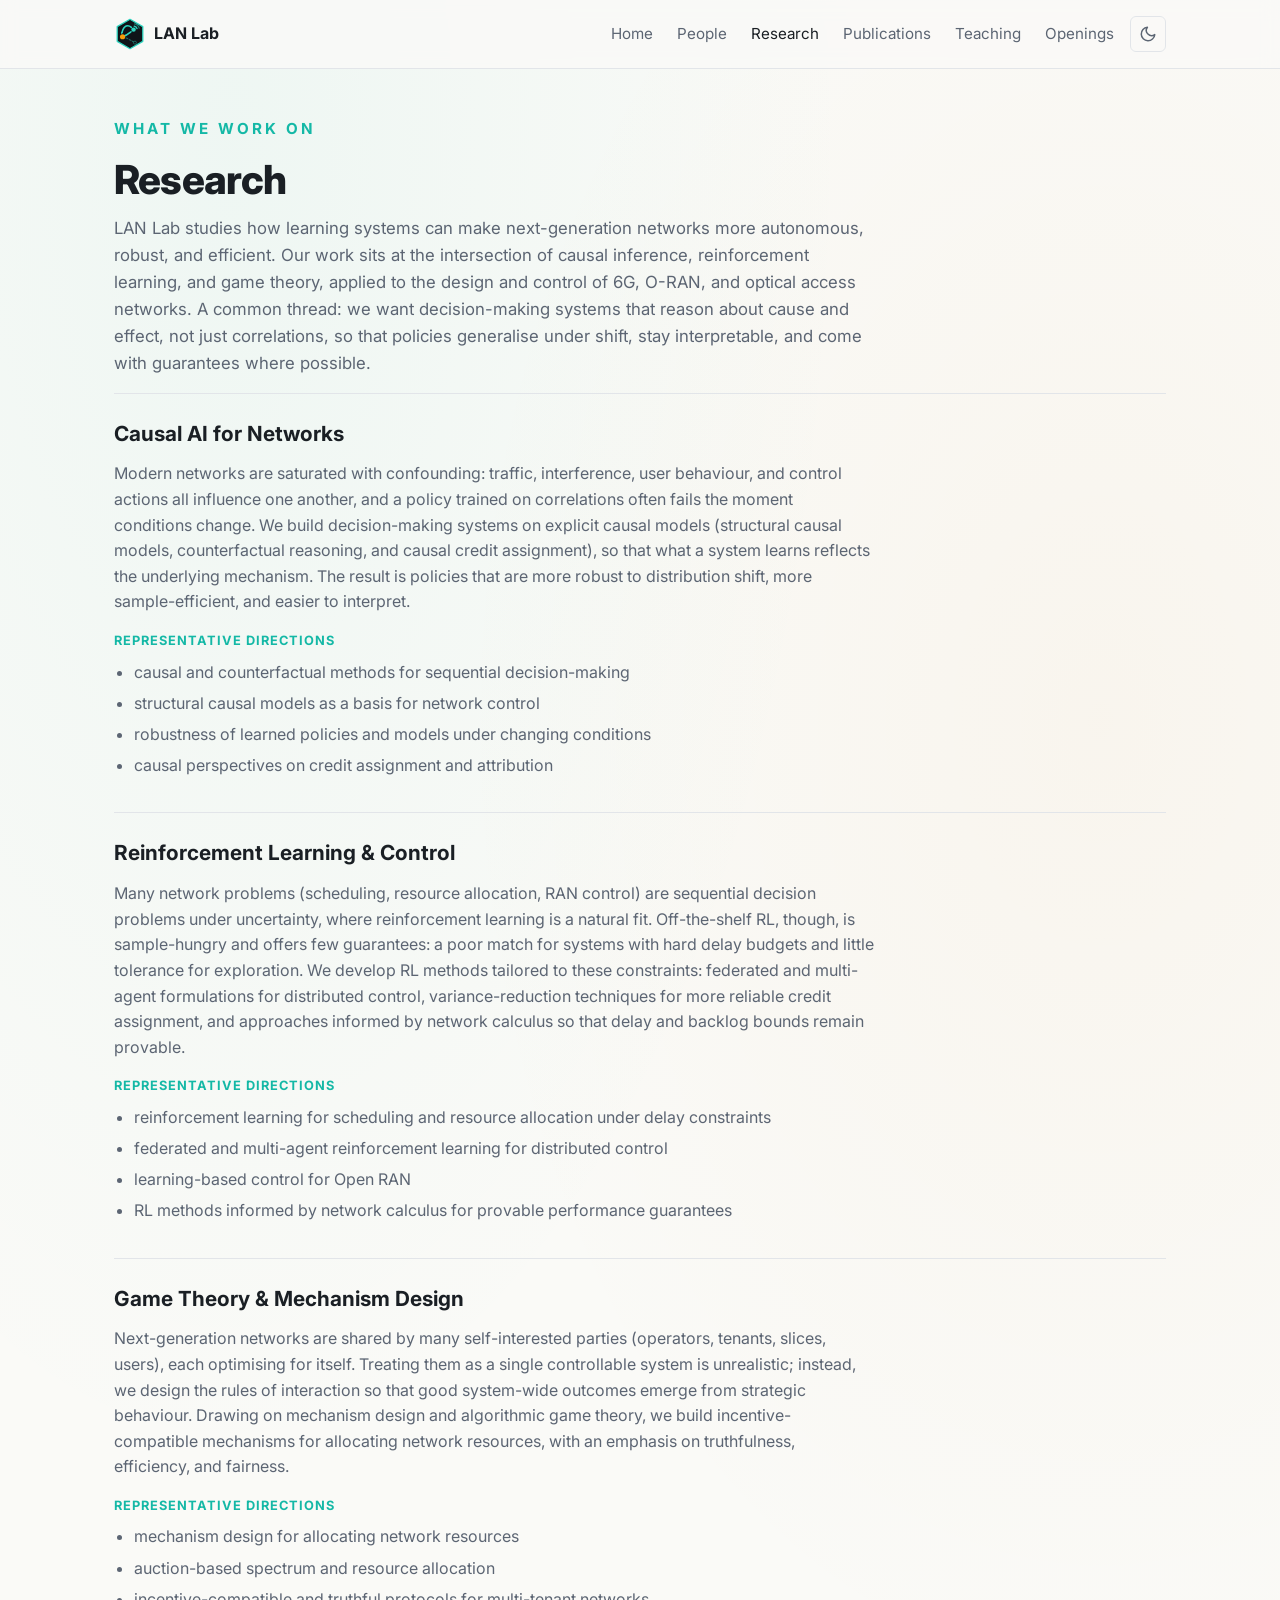
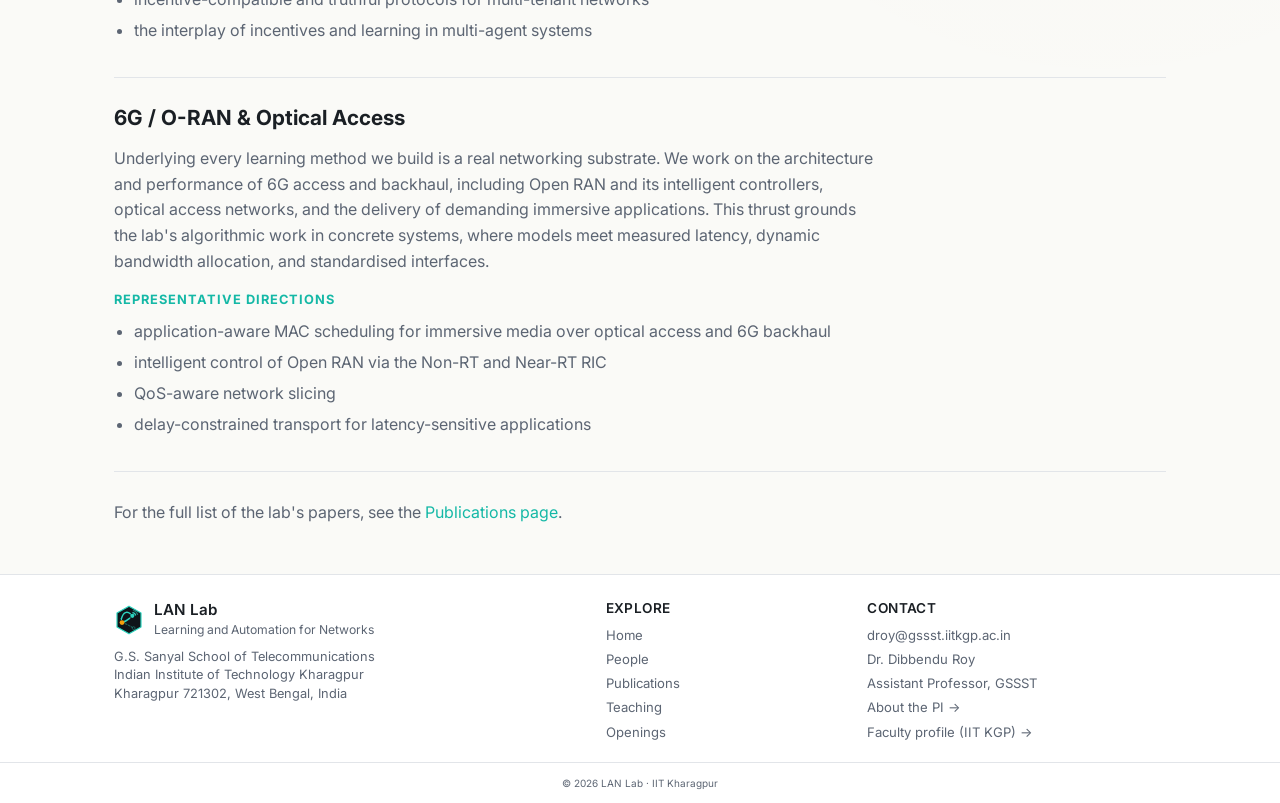
<file: pages/research.html>
<!DOCTYPE html>
<html lang="en">
<head>
  <meta charset="UTF-8">
  <meta name="viewport" content="width=device-width, initial-scale=1.0">
  <title>Research — LAN Lab, IIT Kharagpur</title>
  <meta name="description" content="Research at the LAN Lab — causal inference, reinforcement learning, and game theory for the design and control of 6G, O-RAN, and optical access networks.">
  <meta name="theme-color" content="#0f1419">
  <link rel="canonical" href="https://lanlab.iitkgp.ac.in/pages/research.html">

  <!-- Open Graph -->
  <meta property="og:title" content="Research — LAN Lab, IIT Kharagpur">
  <meta property="og:description" content="Research at the LAN Lab — causal inference, reinforcement learning, and game theory for the design and control of 6G, O-RAN, and optical access networks.">
  <meta property="og:type" content="website">
  <meta property="og:url" content="https://lanlab.iitkgp.ac.in/pages/research.html">
  <meta property="og:image" content="https://lanlab.iitkgp.ac.in/assets/img/social-card.png">

  <!-- Twitter card -->
  <meta name="twitter:card" content="summary_large_image">
  <meta name="twitter:title" content="Research — LAN Lab, IIT Kharagpur">
  <meta name="twitter:description" content="Causal AI, reinforcement learning, and game theory for 6G, O-RAN, and optical access networks.">
  <meta name="twitter:image" content="https://lanlab.iitkgp.ac.in/assets/img/social-card.png">
  <script>
    (function () {
      try {
        var s = localStorage.getItem('lanlab-theme');
        var t = (s === 'light' || s === 'dark') ? s
              : (window.matchMedia && window.matchMedia('(prefers-color-scheme: light)').matches ? 'light' : 'dark');
        document.documentElement.setAttribute('data-theme', t);
        document.documentElement.style.colorScheme = t;
        var m = document.querySelector('meta[name="theme-color"]');
        if (m) m.setAttribute('content', t === 'light' ? '#fafaf7' : '#0f1419');
      } catch (e) {}
    })();
  </script>
  <link rel="icon" type="image/svg+xml" href="../assets/svg/favicon.svg">
  <link rel="apple-touch-icon" href="../assets/img/apple-touch-icon.png">
  <link rel="preconnect" href="https://fonts.googleapis.com">
  <link rel="preconnect" href="https://fonts.gstatic.com" crossorigin>
  <link rel="stylesheet" href="https://fonts.googleapis.com/css2?family=Inter:wght@400;500;600;700;800&display=swap">
  <link rel="stylesheet" href="../assets/css/main.css?v=22">
  <link rel="stylesheet" href="../assets/css/components.css?v=19">
</head>
<body>
  <a class="skip-link" href="#main">Skip to content</a>
  <nav class="site-nav">
    <div class="container">
      <div class="brand">
        <img src="../assets/svg/logo.svg" alt="LAN Lab">
        <span>LAN Lab</span>
      </div>
      <input type="checkbox" id="nav-toggle" class="nav-toggle" hidden>
      <label for="nav-toggle" class="nav-toggle-label" aria-label="Toggle menu">
        <span></span>
      </label>
      <ul class="nav-menu">
        <li><a href="../index.html">Home</a></li>
        <li><a href="people.html">People</a></li>
        <li><a href="research.html" class="active">Research</a></li>
        <li><a href="publications.html">Publications</a></li>
        <li><a href="teaching.html">Teaching</a></li>
        <li><a href="openings.html">Openings</a></li>
      </ul>
      <button id="theme-toggle" class="theme-toggle" type="button" aria-label="Switch to light theme">
        <svg class="icon-sun" viewBox="0 0 24 24" aria-hidden="true" focusable="false">
          <circle cx="12" cy="12" r="4" fill="none" stroke="currentColor" stroke-width="2"/>
          <path d="M12 2v2M12 20v2M4.93 4.93l1.41 1.41M17.66 17.66l1.41 1.41M2 12h2M20 12h2M4.93 19.07l1.41-1.41M17.66 6.34l1.41-1.41" stroke="currentColor" stroke-width="2" stroke-linecap="round"/>
        </svg>
        <svg class="icon-moon" viewBox="0 0 24 24" aria-hidden="true" focusable="false">
          <path d="M21 12.79A9 9 0 1111.21 3 7 7 0 0021 12.79z" fill="none" stroke="currentColor" stroke-width="2" stroke-linecap="round" stroke-linejoin="round"/>
        </svg>
      </button>
    </div>
  </nav>
  <main id="main" tabindex="-1">
    <header class="page-header container">
      <p class="kicker">What We Work On</p>
      <h1>Research</h1>
      <p class="intro">LAN Lab studies how learning systems can make next-generation
        networks more autonomous, robust, and efficient. Our work sits at the
        intersection of causal inference, reinforcement learning, and game theory,
        applied to the design and control of 6G, O-RAN, and optical access networks.
        A common thread: we want decision-making systems that reason about cause
        and effect, not just correlations, so that policies generalise under shift,
        stay interpretable, and come with guarantees where possible.</p>
    </header>

    <div class="container">
      <section class="research-thrust" id="causal-ai">
        <h2 class="section-title">Causal AI for Networks</h2>
        <div class="prose">
          <p>Modern networks are saturated with confounding: traffic, interference,
            user behaviour, and control actions all influence one another, and a
            policy trained on correlations often fails the moment conditions change.
            We build decision-making systems on explicit causal models (structural
            causal models, counterfactual reasoning, and causal credit assignment),
            so that what a system learns reflects the underlying mechanism. The
            result is policies that are more robust to distribution shift, more
            sample-efficient, and easier to interpret.</p>
        </div>
        <p class="directions-label">Representative directions</p>
        <ul class="directions-list">
          <li>causal and counterfactual methods for sequential decision-making</li>
          <li>structural causal models as a basis for network control</li>
          <li>robustness of learned policies and models under changing conditions</li>
          <li>causal perspectives on credit assignment and attribution</li>
        </ul>
      </section>

      <section class="research-thrust" id="rl-control">
        <h2 class="section-title">Reinforcement Learning &amp; Control</h2>
        <div class="prose">
          <p>Many network problems (scheduling, resource allocation, RAN control) are
            sequential decision problems under uncertainty, where reinforcement
            learning is a natural fit. Off-the-shelf RL, though, is sample-hungry
            and offers few guarantees: a poor match for systems with hard delay
            budgets and little tolerance for exploration. We develop RL methods
            tailored to these constraints: federated and multi-agent formulations
            for distributed control, variance-reduction techniques for more reliable
            credit assignment, and approaches informed by network calculus so that
            delay and backlog bounds remain provable.</p>
        </div>
        <p class="directions-label">Representative directions</p>
        <ul class="directions-list">
          <li>reinforcement learning for scheduling and resource allocation under delay constraints</li>
          <li>federated and multi-agent reinforcement learning for distributed control</li>
          <li>learning-based control for Open RAN</li>
          <li>RL methods informed by network calculus for provable performance guarantees</li>
        </ul>
      </section>

      <section class="research-thrust" id="game-theory">
        <h2 class="section-title">Game Theory &amp; Mechanism Design</h2>
        <div class="prose">
          <p>Next-generation networks are shared by many self-interested parties
            (operators, tenants, slices, users), each optimising for itself.
            Treating them as a single controllable system is unrealistic; instead,
            we design the rules of interaction so that good system-wide outcomes
            emerge from strategic behaviour. Drawing on mechanism design and
            algorithmic game theory, we build incentive-compatible mechanisms for
            allocating network resources, with an emphasis on truthfulness,
            efficiency, and fairness.</p>
        </div>
        <p class="directions-label">Representative directions</p>
        <ul class="directions-list">
          <li>mechanism design for allocating network resources</li>
          <li>auction-based spectrum and resource allocation</li>
          <li>incentive-compatible and truthful protocols for multi-tenant networks</li>
          <li>the interplay of incentives and learning in multi-agent systems</li>
        </ul>
      </section>

      <section class="research-thrust" id="networks">
        <h2 class="section-title">6G / O-RAN &amp; Optical Access</h2>
        <div class="prose">
          <p>Underlying every learning method we build is a real networking
            substrate. We work on the architecture and performance of 6G access
            and backhaul, including Open RAN and its intelligent controllers, optical
            access networks, and the delivery of demanding immersive applications.
            This thrust grounds the lab's algorithmic work in concrete systems,
            where models meet measured latency, dynamic bandwidth allocation, and
            standardised interfaces.</p>
        </div>
        <p class="directions-label">Representative directions</p>
        <ul class="directions-list">
          <li>application-aware MAC scheduling for immersive media over optical access and 6G backhaul</li>
          <li>intelligent control of Open RAN via the Non-RT and Near-RT RIC</li>
          <li>QoS-aware network slicing</li>
          <li>delay-constrained transport for latency-sensitive applications</li>
        </ul>
      </section>

      <p class="research-closing">For the full list of the lab's papers, see the
        <a href="publications.html">Publications page</a>.</p>
    </div>
  </main>
  <footer class="site-footer site-footer--rich">
    <div class="container">
      <div class="footer-grid">
        <div class="footer-col footer-brand">
          <div class="footer-brand-row">
            <img src="../assets/svg/logo.svg" alt="LAN Lab logo" class="footer-logo">
            <div>
              <p class="footer-lab-name">LAN Lab</p>
              <p class="footer-lab-tagline">Learning and Automation for Networks</p>
            </div>
          </div>
          <p class="footer-address">
            G.S. Sanyal School of Telecommunications<br>
            Indian Institute of Technology Kharagpur<br>
            Kharagpur 721302, West Bengal, India
          </p>
        </div>
        <div class="footer-col">
          <h4 class="footer-heading">Explore</h4>
          <ul class="footer-links">
            <li><a href="../index.html">Home</a></li>
            <li><a href="people.html">People</a></li>
            <li class="is-current"><a href="research.html">Research</a></li>
            <li><a href="publications.html">Publications</a></li>
            <li><a href="teaching.html">Teaching</a></li>
            <li><a href="openings.html">Openings</a></li>
          </ul>
        </div>
        <div class="footer-col">
          <h4 class="footer-heading">Contact</h4>
          <ul class="footer-links">
            <li><a href="mailto:droy@gssst.iitkgp.ac.in">droy@gssst.iitkgp.ac.in</a></li>
            <li>Dr. Dibbendu Roy</li>
            <li>Assistant Professor, GSSST</li>
            <li><a href="dibbendu-roy.html">About the PI &rarr;</a></li>
            <li><a href="https://www.iitkgp.ac.in/department/GS/faculty/gs-SE9oNUhZcktwTEJPSEZpaWJoK2pPdz09" target="_blank" rel="noopener">Faculty profile (IIT KGP) &rarr;</a></li>
          </ul>
        </div>
      </div>
    </div>
    <div class="footer-copyright">
      <div class="container">
        <small>&copy; 2026 LAN Lab &middot; IIT Kharagpur</small>
      </div>
    </div>
  </footer>
  <script src="../assets/js/theme.js" defer></script>
</body>
</html>
</file>
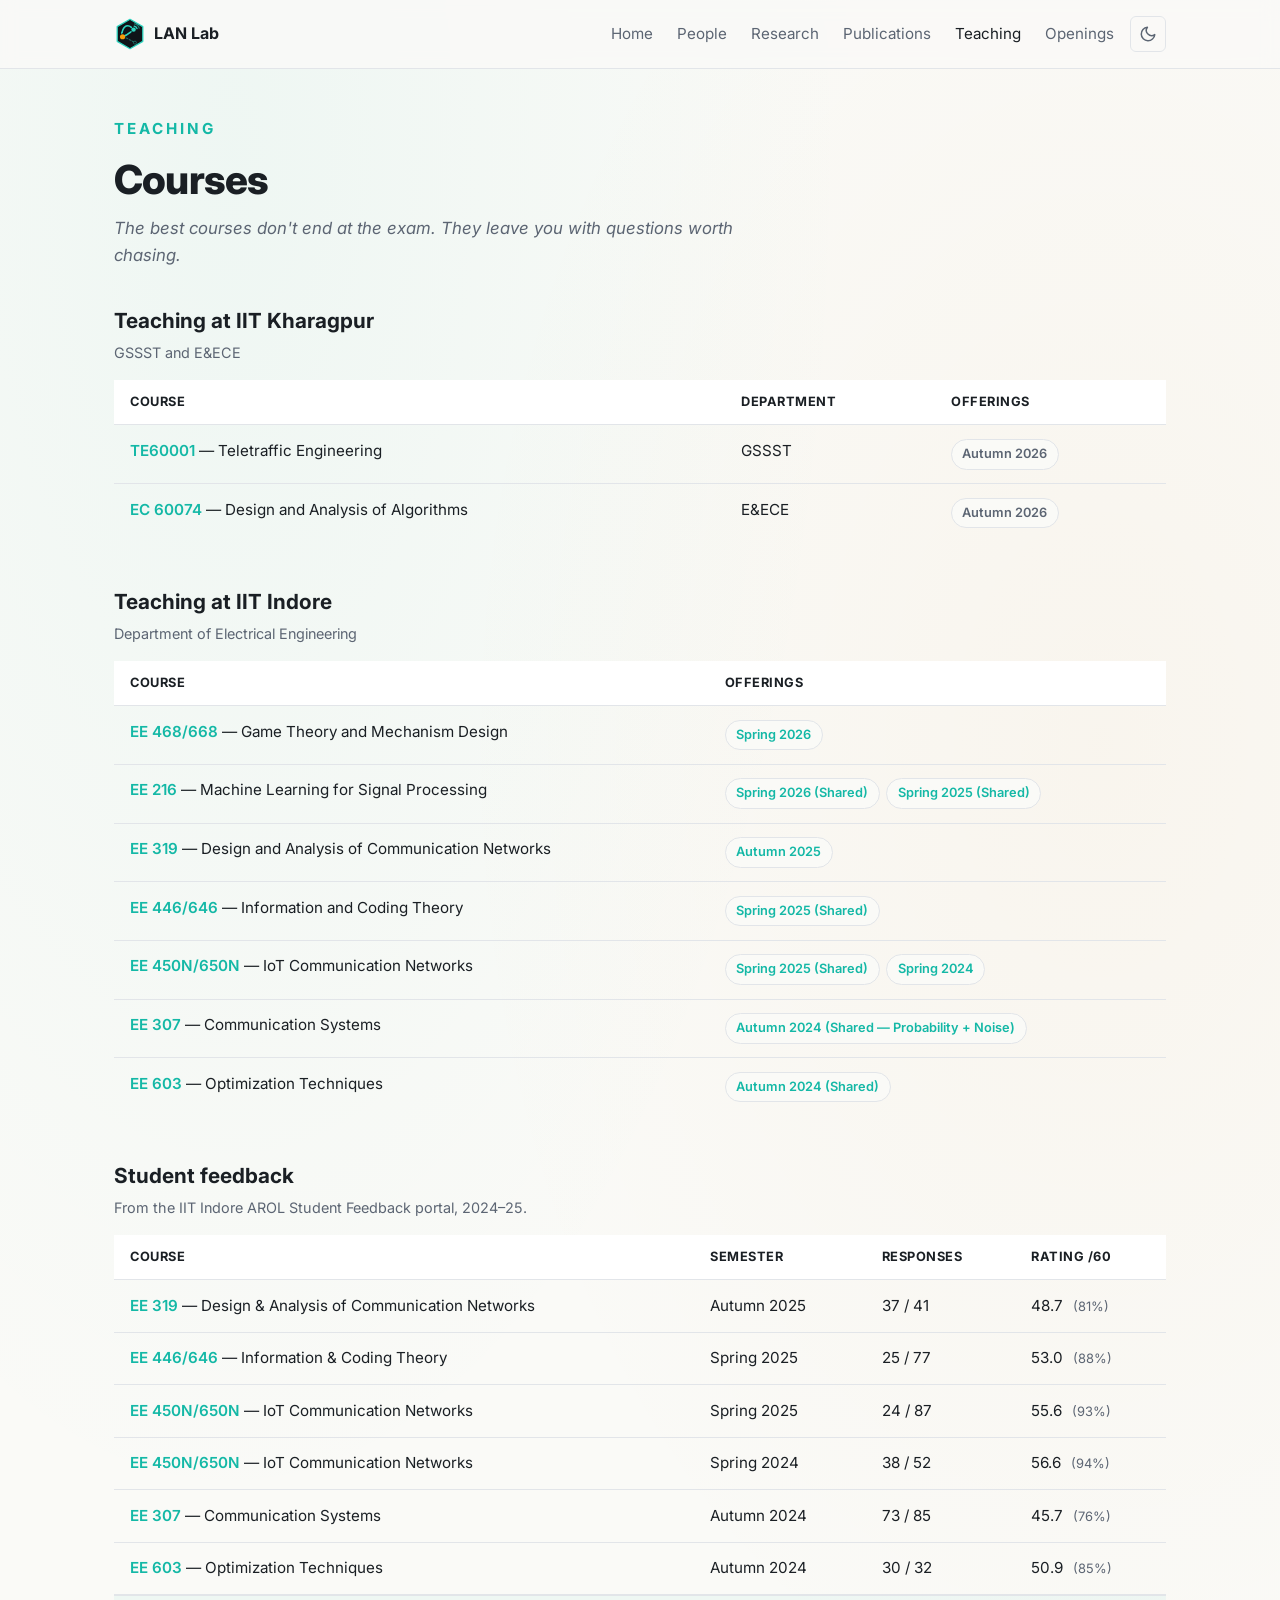
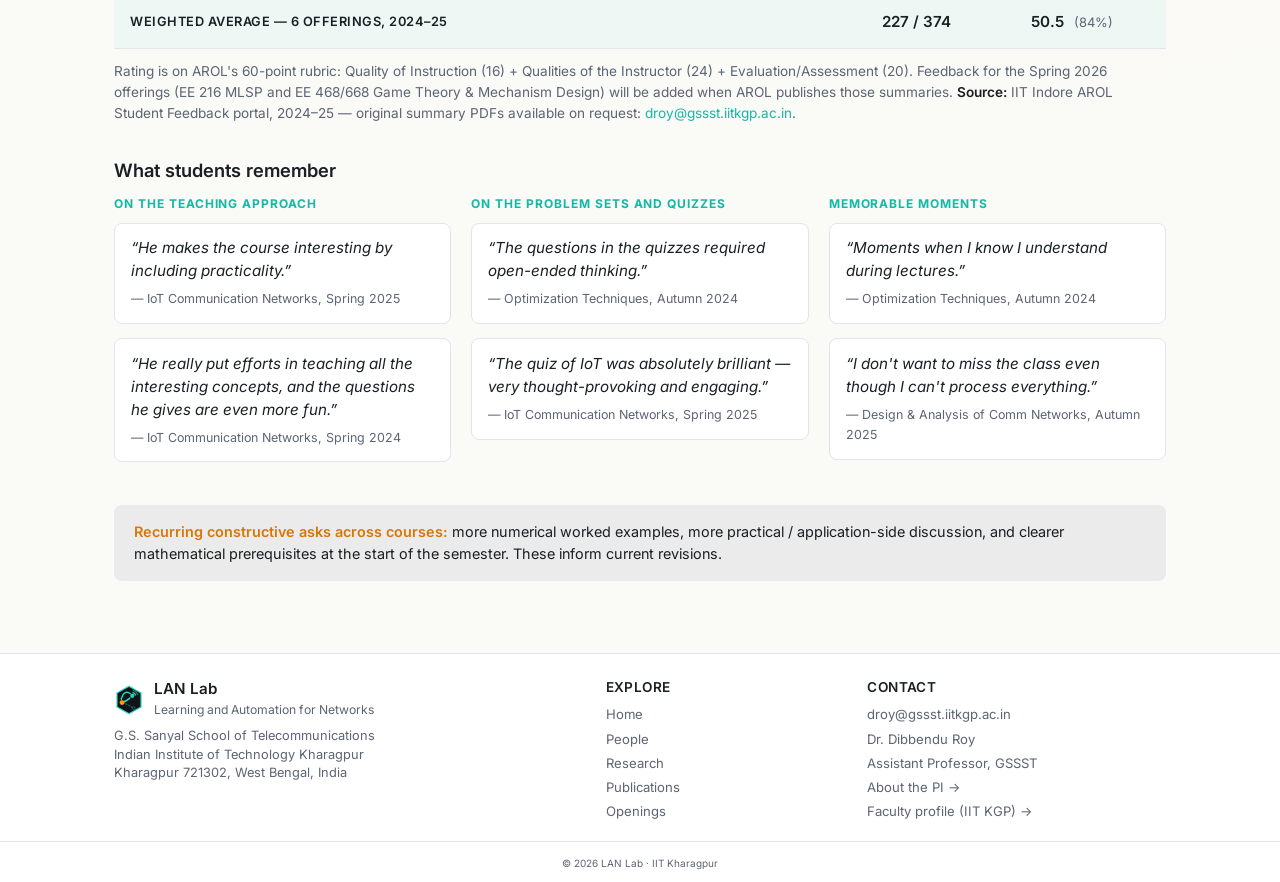
<file: pages/teaching.html>
<!DOCTYPE html>
<html lang="en">
<head>
  <meta charset="UTF-8">
  <meta name="viewport" content="width=device-width, initial-scale=1.0">
  <title>Teaching — LAN Lab, IIT Kharagpur</title>
  <meta name="description" content="Courses taught by Dibbendu Roy — at the G.S. Sanyal School of Telecommunications, IIT Kharagpur, and previously at IIT Indore.">
  <meta name="theme-color" content="#0f1419">
  <link rel="canonical" href="https://lanlab.iitkgp.ac.in/pages/teaching.html">

  <!-- Open Graph -->
  <meta property="og:title" content="Teaching — LAN Lab, IIT Kharagpur">
  <meta property="og:description" content="Courses taught by Dibbendu Roy — at the G.S. Sanyal School of Telecommunications, IIT Kharagpur, and previously at IIT Indore.">
  <meta property="og:type" content="website">
  <meta property="og:url" content="https://lanlab.iitkgp.ac.in/pages/teaching.html">
  <meta property="og:image" content="https://lanlab.iitkgp.ac.in/assets/img/social-card.png">

  <!-- Twitter card -->
  <meta name="twitter:card" content="summary_large_image">
  <meta name="twitter:title" content="Teaching — LAN Lab, IIT Kharagpur">
  <meta name="twitter:description" content="Courses taught by Dibbendu Roy at IIT Kharagpur and previously at IIT Indore.">
  <meta name="twitter:image" content="https://lanlab.iitkgp.ac.in/assets/img/social-card.png">
  <script>
    (function () {
      try {
        var s = localStorage.getItem('lanlab-theme');
        var t = (s === 'light' || s === 'dark') ? s
              : (window.matchMedia && window.matchMedia('(prefers-color-scheme: light)').matches ? 'light' : 'dark');
        document.documentElement.setAttribute('data-theme', t);
        document.documentElement.style.colorScheme = t;
        var m = document.querySelector('meta[name="theme-color"]');
        if (m) m.setAttribute('content', t === 'light' ? '#fafaf7' : '#0f1419');
      } catch (e) {}
    })();
  </script>
  <link rel="icon" type="image/svg+xml" href="../assets/svg/favicon.svg">
  <link rel="apple-touch-icon" href="../assets/img/apple-touch-icon.png">
  <link rel="preconnect" href="https://fonts.googleapis.com">
  <link rel="preconnect" href="https://fonts.gstatic.com" crossorigin>
  <link rel="stylesheet" href="https://fonts.googleapis.com/css2?family=Inter:wght@400;500;600;700;800&display=swap">
  <link rel="stylesheet" href="../assets/css/main.css?v=22">
  <link rel="stylesheet" href="../assets/css/components.css?v=19">
</head>
<body>
  <a class="skip-link" href="#main">Skip to content</a>
  <nav class="site-nav">
    <div class="container">
      <div class="brand">
        <img src="../assets/svg/logo.svg" alt="LAN Lab">
        <span>LAN Lab</span>
      </div>
      <input type="checkbox" id="nav-toggle" class="nav-toggle" hidden>
      <label for="nav-toggle" class="nav-toggle-label" aria-label="Toggle menu">
        <span></span>
      </label>
      <ul class="nav-menu">
        <li><a href="../index.html">Home</a></li>
        <li><a href="people.html">People</a></li>
        <li><a href="research.html">Research</a></li>
        <li><a href="publications.html">Publications</a></li>
        <li><a href="teaching.html" class="active">Teaching</a></li>
        <li><a href="openings.html">Openings</a></li>
      </ul>
      <button id="theme-toggle" class="theme-toggle" type="button" aria-label="Switch to light theme">
        <svg class="icon-sun" viewBox="0 0 24 24" aria-hidden="true" focusable="false">
          <circle cx="12" cy="12" r="4" fill="none" stroke="currentColor" stroke-width="2"/>
          <path d="M12 2v2M12 20v2M4.93 4.93l1.41 1.41M17.66 17.66l1.41 1.41M2 12h2M20 12h2M4.93 19.07l1.41-1.41M17.66 6.34l1.41-1.41" stroke="currentColor" stroke-width="2" stroke-linecap="round"/>
        </svg>
        <svg class="icon-moon" viewBox="0 0 24 24" aria-hidden="true" focusable="false">
          <path d="M21 12.79A9 9 0 1111.21 3 7 7 0 0021 12.79z" fill="none" stroke="currentColor" stroke-width="2" stroke-linecap="round" stroke-linejoin="round"/>
        </svg>
      </button>
    </div>
  </nav>
  <main id="main" tabindex="-1">
    <header class="page-header container">
      <p class="kicker">Teaching</p>
      <h1>Courses</h1>
      <p class="lead-quote">The best courses don't end at the exam. They leave
        you with questions worth chasing.</p>
    </header>

    <section class="page-section container">
      <h2 class="section-title">Teaching at IIT Kharagpur</h2>
      <p class="section-sub">GSSST and E&amp;ECE</p>
      <div class="table-wrap">
        <table class="course-table">
          <thead>
            <tr>
              <th scope="col">Course</th>
              <th scope="col">Department</th>
              <th scope="col">Offerings</th>
            </tr>
          </thead>
          <tbody>
            <tr>
              <td class="course-name"><span class="code">TE60001</span> — Teletraffic Engineering</td>
              <td>GSSST</td>
              <td>
                <div class="offerings">
                  <span class="chip chip-pending" title="Upcoming — course materials to follow">Autumn 2026</span>
                </div>
              </td>
            </tr>
            <tr>
              <td class="course-name"><span class="code">EC 60074</span> — Design and Analysis of Algorithms</td>
              <td>E&amp;ECE</td>
              <td>
                <div class="offerings">
                  <span class="chip chip-pending" title="Upcoming — course materials to follow">Autumn 2026</span>
                </div>
              </td>
            </tr>
          </tbody>
        </table>
      </div>
    </section>

    <section class="page-section container">
      <h2 class="section-title">Teaching at IIT Indore</h2>
      <p class="section-sub">Department of Electrical Engineering</p>
      <div class="table-wrap">
        <table class="course-table">
          <thead>
            <tr>
              <th scope="col">Course</th>
              <th scope="col">Offerings</th>
            </tr>
          </thead>
          <tbody>
            <tr>
              <td class="course-name"><span class="code">EE 468/668</span> — Game Theory and Mechanism Design</td>
              <td>
                <div class="offerings">
                  <a class="chip" href="https://github.com/lanlab-iitkgp/ee-468-668-game-theory" target="_blank" rel="noopener" title="Course materials on GitHub">Spring 2026</a>
                </div>
              </td>
            </tr>
            <tr>
              <td class="course-name"><span class="code">EE 216</span> — Machine Learning for Signal Processing</td>
              <td>
                <div class="offerings">
                  <a class="chip" href="https://github.com/lanlab-iitkgp/ee-216-mlsp" target="_blank" rel="noopener" title="Course materials on GitHub">Spring 2026 (Shared)</a>
                  <a class="chip" href="https://github.com/lanlab-iitkgp/ee-216-mlsp" target="_blank" rel="noopener" title="Course materials on GitHub">Spring 2025 (Shared)</a>
                </div>
              </td>
            </tr>
            <tr>
              <td class="course-name"><span class="code">EE 319</span> — Design and Analysis of Communication Networks</td>
              <td>
                <div class="offerings">
                  <a class="chip" href="https://github.com/lanlab-iitkgp/ee-319-dacn" target="_blank" rel="noopener" title="Course materials on GitHub">Autumn 2025</a>
                </div>
              </td>
            </tr>
            <tr>
              <td class="course-name"><span class="code">EE 446/646</span> — Information and Coding Theory</td>
              <td>
                <div class="offerings">
                  <a class="chip" href="https://github.com/lanlab-iitkgp/ee-446-646-ict" target="_blank" rel="noopener" title="Course materials on GitHub">Spring 2025 (Shared)</a>
                </div>
              </td>
            </tr>
            <tr>
              <td class="course-name"><span class="code">EE 450N/650N</span> — IoT Communication Networks</td>
              <td>
                <div class="offerings">
                  <a class="chip" href="https://github.com/lanlab-iitkgp/iot-comm-networks" target="_blank" rel="noopener" title="Course materials on GitHub">Spring 2025 (Shared)</a>
                  <a class="chip" href="https://github.com/lanlab-iitkgp/iot-comm-networks" target="_blank" rel="noopener" title="Course materials on GitHub">Spring 2024</a>
                </div>
              </td>
            </tr>
            <tr>
              <td class="course-name"><span class="code">EE 307</span> — Communication Systems</td>
              <td>
                <div class="offerings">
                  <a class="chip" href="https://github.com/lanlab-iitkgp/ee-307-comm-systems" target="_blank" rel="noopener" title="Course materials on GitHub">Autumn 2024 (Shared — Probability + Noise)</a>
                </div>
              </td>
            </tr>
            <tr>
              <td class="course-name"><span class="code">EE 603</span> — Optimization Techniques</td>
              <td>
                <div class="offerings">
                  <a class="chip" href="https://github.com/lanlab-iitkgp/ee-603-optimization" target="_blank" rel="noopener" title="Course materials on GitHub">Autumn 2024 (Shared)</a>
                </div>
              </td>
            </tr>
          </tbody>
        </table>
      </div>
    </section>

    <section class="page-section container" id="feedback">
      <h2 class="section-title">Student feedback</h2>
      <p class="section-sub">From the IIT Indore AROL Student Feedback portal, 2024&ndash;25.</p>

      <div class="table-wrap">
        <table class="course-table feedback-table">
          <thead>
            <tr>
              <th scope="col">Course</th>
              <th scope="col">Semester</th>
              <th scope="col">Responses</th>
              <th scope="col">Rating&nbsp;/60</th>
            </tr>
          </thead>
          <tbody>
            <tr>
              <td class="course-name"><span class="code">EE 319</span> &mdash; Design &amp; Analysis of Communication Networks</td>
              <td>Autumn 2025</td>
              <td>37 / 41</td>
              <td>48.7 <span class="pct">(81%)</span></td>
            </tr>
            <tr>
              <td class="course-name"><span class="code">EE 446/646</span> &mdash; Information &amp; Coding Theory</td>
              <td>Spring 2025</td>
              <td>25 / 77</td>
              <td>53.0 <span class="pct">(88%)</span></td>
            </tr>
            <tr>
              <td class="course-name"><span class="code">EE 450N/650N</span> &mdash; IoT Communication Networks</td>
              <td>Spring 2025</td>
              <td>24 / 87</td>
              <td>55.6 <span class="pct">(93%)</span></td>
            </tr>
            <tr>
              <td class="course-name"><span class="code">EE 450N/650N</span> &mdash; IoT Communication Networks</td>
              <td>Spring 2024</td>
              <td>38 / 52</td>
              <td>56.6 <span class="pct">(94%)</span></td>
            </tr>
            <tr>
              <td class="course-name"><span class="code">EE 307</span> &mdash; Communication Systems</td>
              <td>Autumn 2024</td>
              <td>73 / 85</td>
              <td>45.7 <span class="pct">(76%)</span></td>
            </tr>
            <tr>
              <td class="course-name"><span class="code">EE 603</span> &mdash; Optimization Techniques</td>
              <td>Autumn 2024</td>
              <td>30 / 32</td>
              <td>50.9 <span class="pct">(85%)</span></td>
            </tr>
          </tbody>
          <tfoot>
            <tr>
              <th scope="row" colspan="2">Weighted average &mdash; 6 offerings, 2024&ndash;25</th>
              <td>227 / 374</td>
              <td>50.5 <span class="pct">(84%)</span></td>
            </tr>
          </tfoot>
        </table>
      </div>

      <p class="feedback-source">
        Rating is on AROL's 60-point rubric: Quality of Instruction (16) + Qualities of the Instructor (24) + Evaluation/Assessment (20).
        Feedback for the Spring 2026 offerings (EE 216 MLSP and EE 468/668 Game Theory &amp; Mechanism Design) will be added when AROL publishes those summaries.
        <strong>Source:</strong> IIT Indore AROL Student Feedback portal, 2024&ndash;25 &mdash; original summary PDFs available on request:
        <a href="mailto:droy@gssst.iitkgp.ac.in">droy@gssst.iitkgp.ac.in</a>.
      </p>

      <h3 class="feedback-themes-title">What students remember</h3>

      <div class="feedback-themes">
        <div class="feedback-theme">
          <h4>On the teaching approach</h4>
          <blockquote>
            <p>&ldquo;He makes the course interesting by including practicality.&rdquo;</p>
            <cite>&mdash; IoT Communication Networks, Spring 2025</cite>
          </blockquote>
          <blockquote>
            <p>&ldquo;He really put efforts in teaching all the interesting concepts, and the questions he gives are even more fun.&rdquo;</p>
            <cite>&mdash; IoT Communication Networks, Spring 2024</cite>
          </blockquote>
        </div>
        <div class="feedback-theme">
          <h4>On the problem sets and quizzes</h4>
          <blockquote>
            <p>&ldquo;The questions in the quizzes required open-ended thinking.&rdquo;</p>
            <cite>&mdash; Optimization Techniques, Autumn 2024</cite>
          </blockquote>
          <blockquote>
            <p>&ldquo;The quiz of IoT was absolutely brilliant &mdash; very thought-provoking and engaging.&rdquo;</p>
            <cite>&mdash; IoT Communication Networks, Spring 2025</cite>
          </blockquote>
        </div>
        <div class="feedback-theme">
          <h4>Memorable moments</h4>
          <blockquote>
            <p>&ldquo;Moments when I know I understand during lectures.&rdquo;</p>
            <cite>&mdash; Optimization Techniques, Autumn 2024</cite>
          </blockquote>
          <blockquote>
            <p>&ldquo;I don't want to miss the class even though I can't process everything.&rdquo;</p>
            <cite>&mdash; Design &amp; Analysis of Comm Networks, Autumn 2025</cite>
          </blockquote>
        </div>
      </div>

      <p class="feedback-asks">
        <strong>Recurring constructive asks across courses:</strong>
        more numerical worked examples, more practical / application-side discussion, and clearer mathematical prerequisites at the start of the semester. These inform current revisions.
      </p>
    </section>
  </main>
  <footer class="site-footer site-footer--rich">
    <div class="container">
      <div class="footer-grid">
        <div class="footer-col footer-brand">
          <div class="footer-brand-row">
            <img src="../assets/svg/logo.svg" alt="LAN Lab logo" class="footer-logo">
            <div>
              <p class="footer-lab-name">LAN Lab</p>
              <p class="footer-lab-tagline">Learning and Automation for Networks</p>
            </div>
          </div>
          <p class="footer-address">
            G.S. Sanyal School of Telecommunications<br>
            Indian Institute of Technology Kharagpur<br>
            Kharagpur 721302, West Bengal, India
          </p>
        </div>
        <div class="footer-col">
          <h4 class="footer-heading">Explore</h4>
          <ul class="footer-links">
            <li><a href="../index.html">Home</a></li>
            <li><a href="people.html">People</a></li>
            <li><a href="research.html">Research</a></li>
            <li><a href="publications.html">Publications</a></li>
            <li class="is-current"><a href="teaching.html">Teaching</a></li>
            <li><a href="openings.html">Openings</a></li>
          </ul>
        </div>
        <div class="footer-col">
          <h4 class="footer-heading">Contact</h4>
          <ul class="footer-links">
            <li><a href="mailto:droy@gssst.iitkgp.ac.in">droy@gssst.iitkgp.ac.in</a></li>
            <li>Dr. Dibbendu Roy</li>
            <li>Assistant Professor, GSSST</li>
            <li><a href="dibbendu-roy.html">About the PI &rarr;</a></li>
            <li><a href="https://www.iitkgp.ac.in/department/GS/faculty/gs-SE9oNUhZcktwTEJPSEZpaWJoK2pPdz09" target="_blank" rel="noopener">Faculty profile (IIT KGP) &rarr;</a></li>
          </ul>
        </div>
      </div>
    </div>
    <div class="footer-copyright">
      <div class="container">
        <small>&copy; 2026 LAN Lab &middot; IIT Kharagpur</small>
      </div>
    </div>
  </footer>
  <script src="../assets/js/theme.js" defer></script>
</body>
</html>
</file>
<file: assets/css/main.css>
/* LAN Lab — main stylesheet
   Design tokens and base styles. See CLAUDE.md > Design system.
   Fonts are loaded via <link> tags in each page's <head> (preconnect +
   stylesheet) rather than an @import here, so the font CSS downloads in
   parallel with this file instead of after it. */

:root {
  --bg: #0f1419;        /* page background */
  --surface: #1a2128;   /* cards, nav */
  --text: #e6e8eb;      /* body text */
  --muted: #8b95a1;     /* secondary text */
  --accent: #2dd4bf;    /* teal — links, primary accents */
  --accent-2: #f59e0b;  /* amber — highlights, CTAs */
  --border: #2a323c;
  --nav-bg: rgba(15, 20, 25, 0.85);
}

/* Light theme — toggled by setting <html data-theme="light"> */
:root[data-theme="light"] {
  --bg: #fafaf7;          /* subtly warmer than pure off-white */
  --surface: #ffffff;
  --text: #1a1f24;        /* slightly softened from near-black */
  --muted: #5c6573;
  --accent: #14b8a6;      /* vibrant teal — alive on white, still readable */
  --accent-2: #d97706;    /* warm amber */
  --border: #e2e5e9;
  --nav-bg: rgba(250, 250, 247, 0.85);
}

/* Soft tinted backdrop for the light theme so the page isn't a flat sheet */
:root[data-theme="light"] body {
  background:
    radial-gradient(ellipse at 18% 6%, rgba(20, 184, 166, 0.05), transparent 42%),
    radial-gradient(ellipse at 86% 30%, rgba(217, 119, 6, 0.04), transparent 42%),
    var(--bg);
}

*,
*::before,
*::after {
  margin: 0;
  padding: 0;
  box-sizing: border-box;
}

@media (prefers-reduced-motion: no-preference) {
  html {
    scroll-behavior: smooth;
  }
}

body {
  background: var(--bg);
  color: var(--text);
  font-family: 'Inter', sans-serif;
  line-height: 1.6;
  -webkit-font-smoothing: antialiased;
}

h1, h2, h3, h4, h5, h6 {
  line-height: 1.15;
  font-weight: 600;
}

a {
  color: var(--accent);
  text-decoration: none;
}

a:hover {
  text-decoration: underline;
}

::selection {
  background: var(--accent);
  color: var(--bg);
}

/* Keyboard focus — visible ring on links, buttons, and the nav toggle */
:focus-visible {
  outline: 2px solid var(--accent);
  outline-offset: 2px;
  border-radius: 2px;
}

/* Anchor jumps (e.g. research.html#causal-ai) clear the sticky nav */
section[id],
h2[id] {
  scroll-margin-top: 84px;
}

/* Skip link — hidden until focused, for keyboard and screen-reader users */
.skip-link {
  position: absolute;
  top: 0;
  left: -9999px;
  z-index: 100;
  background: var(--accent);
  color: var(--bg);
  font-weight: 600;
  font-size: 0.9rem;
  padding: 0.6rem 1.1rem;
  border-radius: 0 0 8px 0;
}

.skip-link:focus {
  left: 0;
  text-decoration: none;
}

/* Sticky site navigation */
.site-nav {
  position: sticky;
  top: 0;
  z-index: 10;
  background: var(--nav-bg);
  -webkit-backdrop-filter: blur(8px);
  backdrop-filter: blur(8px);
  border-bottom: 1px solid var(--border);
  padding: 1rem 0;
}

.site-nav .container {
  position: relative;
  max-width: 1100px;
  margin: 0 auto;
  padding: 0 1.5rem;
  display: flex;
  align-items: center;
  gap: 1rem;
}

.site-nav .brand {
  display: flex;
  align-items: center;
  gap: 0.5rem;
  font-weight: 700;
  /* push everything else to the right end of the nav */
  margin-right: auto;
}

.site-nav .brand img {
  height: 32px;
  width: auto;
}

.site-nav ul {
  list-style: none;
  display: flex;
  gap: 1.5rem;
}

.site-nav a {
  color: var(--muted);
  font-size: 0.95rem;
}

.site-nav a:hover,
.site-nav a.active {
  color: var(--text);
  text-decoration: none;
}

/* Mobile hamburger — checkbox-hack, no JS */
.site-nav .nav-toggle-label {
  display: none;
  cursor: pointer;
  padding: 0.5rem;
}

.site-nav .nav-toggle-label span,
.site-nav .nav-toggle-label span::before,
.site-nav .nav-toggle-label span::after {
  display: block;
  width: 22px;
  height: 2px;
  background: var(--text);
  border-radius: 1px;
}

.site-nav .nav-toggle-label span {
  position: relative;
}

.site-nav .nav-toggle-label span::before,
.site-nav .nav-toggle-label span::after {
  content: "";
  position: absolute;
}

.site-nav .nav-toggle-label span::before {
  top: -7px;
}

.site-nav .nav-toggle-label span::after {
  top: 7px;
}

@media (max-width: 640px) {
  .site-nav .nav-toggle-label {
    display: block;
  }

  .site-nav .nav-menu {
    display: none;
    position: absolute;
    top: 100%;
    left: 0;
    right: 0;
    flex-direction: column;
    gap: 1rem;
    background: var(--surface);
    border-bottom: 1px solid var(--border);
    padding: 1rem 1.5rem;
  }

  .site-nav .nav-toggle:checked ~ .nav-menu {
    display: flex;
  }
}

/* Theme toggle button — sun on dark theme, moon on light */
.theme-toggle {
  background: transparent;
  border: 1px solid var(--border);
  color: var(--muted);
  cursor: pointer;
  border-radius: 6px;
  width: 36px;
  height: 36px;
  padding: 0;
  display: flex;
  align-items: center;
  justify-content: center;
  transition: color 0.15s, border-color 0.15s;
  flex-shrink: 0;
}

.theme-toggle:hover {
  color: var(--text);
  border-color: var(--accent);
}

.theme-toggle svg {
  width: 18px;
  height: 18px;
  display: block;
}

.theme-toggle .icon-moon { display: none; }
.theme-toggle .icon-sun { display: block; }

:root[data-theme="light"] .theme-toggle .icon-sun { display: none; }
:root[data-theme="light"] .theme-toggle .icon-moon { display: block; }

/* Site footer — shared across pages */
.site-footer {
  border-top: 1px solid var(--border);
  background: var(--surface);
  padding: 2rem 0;
  margin-top: 2rem;
}

.site-footer .container {
  text-align: center;
}

.site-footer .footer-contact {
  color: var(--text);
  font-size: 0.9rem;
}

.site-footer .sep {
  margin: 0 0.4rem;
  color: var(--border);
}

/* Rich multi-column footer — opt-in via .site-footer--rich.
   Other pages keep the single-line .footer-contact layout above. */
.site-footer--rich {
  padding: 0;
  margin-top: 3rem;
}
.site-footer--rich > .container {
  padding-top: 1.6rem;
  padding-bottom: 1.1rem;
  text-align: left;
}
.footer-grid {
  display: grid;
  grid-template-columns: 2fr 1fr 1.3fr;
  gap: 1rem 2rem;
  align-items: start;
}
.footer-col .footer-heading {
  color: var(--text);
  font-size: 0.85rem;
  font-weight: 600;
  margin: 0 0 0.45rem 0;
  letter-spacing: 0.03em;
  text-transform: uppercase;
}
.footer-brand-row {
  display: flex;
  align-items: center;
  gap: 0.6rem;
  margin-bottom: 0.5rem;
}
.footer-logo {
  width: 30px;
  height: 30px;
  flex-shrink: 0;
}
.footer-lab-name {
  color: var(--text);
  font-weight: 600;
  font-size: 0.95rem;
  line-height: 1.2;
  margin: 0;
}
.footer-lab-tagline {
  color: var(--muted);
  font-size: 0.76rem;
  margin: 0.1rem 0 0;
}
.footer-address {
  color: var(--muted);
  font-size: 0.8rem;
  line-height: 1.45;
  margin: 0;
}
.footer-links {
  list-style: none;
  padding: 0;
  margin: 0;
}
.footer-links li {
  padding: 0.1rem 0;
  color: var(--muted);
  font-size: 0.82rem;
}
.footer-links li.is-current {
  display: none;
}
.footer-links a {
  color: var(--muted);
  text-decoration: none;
  transition: color 0.15s ease;
}
.footer-links a:hover {
  color: var(--accent);
}
.site-footer--rich .footer-copyright {
  border-top: 1px solid var(--border);
  padding: 0.65rem 0;
  color: var(--muted);
  font-size: 0.75rem;
}
.site-footer--rich .footer-copyright .container {
  text-align: center;
}
@media (max-width: 820px) {
  .footer-grid {
    grid-template-columns: 1fr 1fr;
    gap: 1.25rem 1.5rem;
  }
}
@media (max-width: 520px) {
  .footer-grid {
    grid-template-columns: 1fr;
    gap: 1rem;
  }
}
</file>
<file: assets/css/components.css>
/* LAN Lab — component styles
   Hero, research-thrust cards, and small layout helpers. */

/* Layout helper — shared by nav and page sections */
.container {
  max-width: 1100px;
  margin: 0 auto;
  padding: 0 1.5rem;
}

.accent {
  color: var(--accent);
}

/* Hero */
.hero {
  position: relative;
  overflow: hidden;
  padding: 5rem 0 2rem;
}

/* Soft teal radial glow behind the heading — adds depth */
.hero::before {
  content: "";
  position: absolute;
  inset: 0;
  background: radial-gradient(ellipse at 28% 42%, rgba(45, 212, 191, 0.14), transparent 62%);
  pointer-events: none;
  z-index: 0;
}

/* Light theme — slightly stronger teal so the glow registers against off-white */
:root[data-theme="light"] .hero::before {
  background: radial-gradient(ellipse at 28% 42%, rgba(20, 184, 166, 0.16), transparent 62%);
}

/* Light theme — soft card shadows so cards have visual weight on the off-white bg */
:root[data-theme="light"] .thrust-card,
:root[data-theme="light"] .member-card,
:root[data-theme="light"] .project-card,
:root[data-theme="light"] .lab-lead,
:root[data-theme="light"] .contact-card {
  box-shadow: 0 1px 3px rgba(15, 20, 25, 0.04), 0 4px 14px rgba(15, 20, 25, 0.04);
}

:root[data-theme="light"] .thrust-card:hover {
  /* keep the lift effect but with a softer light-theme shadow */
  box-shadow: 0 4px 8px rgba(15, 20, 25, 0.06), 0 12px 28px rgba(15, 20, 25, 0.08);
}

/* Keep hero content above the glow and the canvas */
.hero > * {
  position: relative;
  z-index: 1;
}

/* Network-constellation animation canvas — behind the hero text */
#hero-canvas {
  position: absolute;
  inset: 0;
  width: 100%;
  height: 100%;
  z-index: 0;
  pointer-events: none;
}

.kicker {
  color: var(--accent);
  font-size: 0.95rem;
  font-weight: 700;
  letter-spacing: 3px;
  text-transform: uppercase;
  margin-bottom: 1rem;
}

.hero h1 {
  font-size: clamp(1.6rem, 6vw, 3.25rem);
  font-weight: 800;
  line-height: 1.15;
  letter-spacing: -0.02em;
}

.hero .tagline {
  color: var(--muted);
  font-size: 1.15rem;
  max-width: 720px;
  margin-top: 1rem;
}

/* Hero call-to-action row */
.hero-cta {
  display: flex;
  flex-wrap: wrap;
  gap: 0.75rem;
  margin-top: 1.75rem;
}

/* Homepage thrusts heading — matches the news-section h2 scale */
.thrusts-heading {
  font-size: 1.5rem;
  font-weight: 700;
  margin: 1rem 0 0.25rem;
}

/* Research-thrust cards */
.thrusts {
  display: grid;
  grid-template-columns: repeat(auto-fit, minmax(240px, 1fr));
  gap: 1.5rem;
  padding: 0.5rem 0 3rem;
}

.thrust-card {
  background: var(--surface);
  border: 1px solid var(--border);
  border-radius: 8px;
  padding: 1.5rem;
  transition: border-color 0.2s, transform 0.2s, box-shadow 0.2s;
}

.thrust-card:hover {
  border-color: var(--accent);
  transform: translateY(-4px);
  box-shadow: 0 8px 24px rgba(0, 0, 0, 0.3);
}

.thrust-card h3 {
  font-size: 1.05rem;
  color: var(--accent);
  margin-bottom: 0.5rem;
}

.thrust-card p {
  color: var(--muted);
  font-size: 0.95rem;
}

.thrust-card .more {
  color: var(--accent-2);
  font-size: 0.85rem;
  margin-top: 1rem;
  display: inline-block;
}

/* Transitional notice */
.legacy-note {
  color: var(--muted);
  font-size: 0.85rem;
  text-align: center;
  padding: 2rem 0;
}

/* Interior page header */
.page-header {
  /* longhand so .container's horizontal padding is preserved when used together */
  padding-top: 3rem;
  padding-bottom: 1rem;
}

.page-header h1 {
  font-size: clamp(1.8rem, 4vw, 2.5rem);
  font-weight: 800;
  letter-spacing: -0.02em;
}

.page-header .intro {
  color: var(--muted);
  font-size: 1.05rem;
  max-width: 760px;
  margin-top: 0.75rem;
}

/* Italic philosophy line — Teaching page intro, kept at body scale */
.page-header .lead-quote {
  color: var(--muted);
  font-size: 1.05rem;
  font-style: italic;
  max-width: 640px;
  margin-top: 0.75rem;
}

/* Interior page sections */
.page-section {
  /* longhand so .container's horizontal padding is preserved when used together */
  padding-top: 1.5rem;
  padding-bottom: 1.5rem;
}

.section-title {
  font-size: 1.3rem;
  font-weight: 700;
  color: var(--text);
  margin-bottom: 1rem;
}

/* Lab-lead band — a slim block, distinct from the student member cards */
.lab-lead {
  display: flex;
  align-items: center;
  flex-wrap: wrap;
  gap: 1.5rem;
  background: var(--surface);
  border: 1px solid var(--border);
  border-left: 3px solid var(--accent);
  border-radius: 8px;
  padding: 1.25rem 1.5rem;
}

.lab-lead img {
  width: 72px;
  height: 72px;
  border-radius: 50%;
  object-fit: cover;
  flex-shrink: 0;
}

.lab-lead p {
  flex: 1;
  min-width: 220px;
  color: var(--text);
  font-size: 0.98rem;
}

.lab-lead a {
  white-space: nowrap;
  font-weight: 600;
  font-size: 0.9rem;
}

/* Member cards — people with a photo */
.member-grid {
  display: flex;
  flex-wrap: wrap;
  gap: 1.5rem;
}

.member-card {
  display: flex;
  gap: 1rem;
  width: 340px;
  max-width: 100%;
  background: var(--surface);
  border: 1px solid var(--border);
  border-radius: 8px;
  padding: 1.25rem;
  transition: border-color 0.2s;
}

.member-card:hover {
  border-color: var(--accent);
}

.member-card img {
  width: 120px;
  height: 120px;
  border-radius: 6px;
  object-fit: cover;
  background: transparent;
  flex-shrink: 0;
}

.member-card .member-name {
  font-weight: 700;
  color: var(--text);
}

.member-card .member-role {
  color: var(--accent);
  font-size: 0.85rem;
  font-weight: 600;
  margin-top: 0.15rem;
}

.member-card .member-note {
  color: var(--muted);
  font-size: 0.9rem;
  margin-top: 0.5rem;
}

/* Project cards — B.Tech work organized by project */
.project-grid {
  display: grid;
  grid-template-columns: repeat(auto-fit, minmax(280px, 1fr));
  gap: 1.5rem;
}

.project-card {
  background: var(--surface);
  border: 1px solid var(--border);
  border-radius: 8px;
  padding: 1.5rem;
  transition: border-color 0.2s;
}

.project-card:hover {
  border-color: var(--accent);
}

.project-card h3 {
  font-size: 1.05rem;
  color: var(--accent);
  margin-bottom: 0.5rem;
}

.project-card .project-brief {
  color: var(--muted);
  font-size: 0.9rem;
}

.project-card .project-students {
  color: var(--text);
  font-size: 0.9rem;
  margin-top: 0.75rem;
}

.project-card .project-students strong {
  color: var(--muted);
  font-weight: 600;
}

/* Text-style people lists — alumni, collaborators */
.people-list {
  list-style: none;
}

.people-list li {
  padding: 0.6rem 0;
  border-bottom: 1px solid var(--border);
  color: var(--muted);
  font-size: 0.95rem;
}

.people-list li:last-child {
  border-bottom: none;
}

.people-list .person-name {
  color: var(--text);
  font-weight: 600;
}

/* Profile page header — dibbendu-roy.html */
.profile-header {
  display: flex;
  align-items: center;
  flex-wrap: wrap;
  gap: 2rem;
  /* longhand so .container's horizontal padding is preserved when used together */
  padding-top: 3rem;
  padding-bottom: 1rem;
}

.profile-header img {
  width: 180px;
  height: 180px;
  border-radius: 10px;
  object-fit: cover;
  flex-shrink: 0;
}

.profile-header h1 {
  font-size: clamp(1.8rem, 4vw, 2.5rem);
  font-weight: 800;
  letter-spacing: -0.02em;
}

.profile-header .profile-title {
  color: var(--muted);
  font-size: 1.05rem;
  margin-top: 0.5rem;
  max-width: 460px;
}

.profile-header .profile-one-liner {
  color: var(--accent);
  font-size: 0.95rem;
  margin-top: 0.75rem;
}

/* Academic / professional presence — icon-button bar (pages/dibbendu-roy.html).
   Generic line icons in the site idiom; the text label carries the brand. */
.profile-links {
  display: flex;
  flex-wrap: wrap;
  gap: 0.6rem;
  margin: 1.1rem 0 0;
  padding: 0;
  list-style: none;
}

.profile-link {
  display: inline-flex;
  align-items: center;
  gap: 0.45rem;
  padding: 0.45rem 0.9rem;
  font-size: 0.85rem;
  font-weight: 600;
  color: var(--text);
  background: var(--surface);
  border: 1px solid var(--border);
  border-radius: 999px;
  transition: border-color 0.15s ease, color 0.15s ease, background 0.15s ease;
}

.profile-link svg,
.profile-link img {
  width: 16px;
  height: 16px;
  flex-shrink: 0;
}

.profile-link:hover,
.profile-link:focus-visible {
  border-color: var(--accent);
  color: var(--accent);
  background: color-mix(in srgb, var(--accent) 10%, var(--surface));
  text-decoration: none;
}

/* Readable prose blocks */
.prose p {
  color: var(--muted);
  max-width: 760px;
  margin-bottom: 1rem;
}

.prose p:last-child {
  margin-bottom: 0;
}

.prose strong {
  color: var(--text);
}

.prose ul {
  color: var(--muted);
  max-width: 760px;
  padding-left: 1.25rem;
}

.prose li {
  margin-bottom: 0.4rem;
}

.prose ol {
  color: var(--muted);
  max-width: 760px;
  padding-left: 1.25rem;
}

/* Small uppercase accent label used inside .prose for sub-section headings
   like "Key facts", "Eligibility", "How to apply". */
.subhead {
  margin: 1.25rem 0 0.5rem;
  font-size: 0.78rem;
  font-weight: 700;
  letter-spacing: 0.06em;
  text-transform: uppercase;
  color: var(--accent);
}

/* Two-column term/value grid for compact "key facts" blocks. */
.key-facts {
  display: grid;
  grid-template-columns: max-content 1fr;
  gap: 0.5rem 1.25rem;
  margin: 0 0 1.25rem;
  max-width: 760px;
  font-size: 0.92rem;
}
.key-facts dt {
  color: var(--text);
  font-weight: 600;
  font-size: 0.78rem;
  letter-spacing: 0.04em;
  text-transform: uppercase;
  padding-top: 0.15rem;
}
.key-facts dd {
  margin: 0;
  color: var(--muted);
  line-height: 1.5;
}
@media (max-width: 520px) {
  .key-facts {
    grid-template-columns: 1fr;
    gap: 0;
  }
  .key-facts dt {
    margin-top: 0.7rem;
  }
  .key-facts dt:first-child {
    margin-top: 0;
  }
}

/* Solid call-to-action link */
.button-link {
  display: inline-block;
  background: var(--accent);
  color: var(--bg);
  font-weight: 600;
  font-size: 0.9rem;
  padding: 0.6rem 1.2rem;
  border-radius: 6px;
}

.button-link:hover {
  background: var(--accent-2);
  text-decoration: none;
}

/* Ghost variant — outlined, for secondary actions (e.g. hero) */
.button-link--ghost {
  background: transparent;
  color: var(--accent);
  border: 1px solid var(--accent);
}

.button-link--ghost:hover {
  background: color-mix(in srgb, var(--accent) 12%, transparent);
  color: var(--accent);
}

/* Homepage collaborators & partners strip — text badges, no third-party logos */
.collab-section {
  padding-top: 2.5rem;
  padding-bottom: 0.5rem;
}

.collab-heading {
  font-size: 1.5rem;
  font-weight: 700;
  margin-bottom: 1.25rem;
}

.collab-list {
  list-style: none;
  display: grid;
  grid-template-columns: repeat(auto-fit, minmax(220px, 1fr));
  gap: 1rem;
}

.collab-list li {
  display: flex;
  flex-direction: column;
  gap: 0.15rem;
  padding: 0.9rem 1.1rem;
  background: var(--surface);
  border: 1px solid var(--border);
  border-left: 3px solid var(--accent);
  border-radius: 8px;
  transition: border-color 0.2s, transform 0.2s;
}

.collab-list li:hover {
  border-color: var(--accent);
  transform: translateY(-2px);
}

.collab-name {
  color: var(--text);
  font-weight: 600;
  font-size: 0.95rem;
}

.collab-org {
  color: var(--muted);
  font-size: 0.82rem;
}

/* Homepage call-to-action band — drives toward Openings */
.cta-band {
  margin-top: 2.5rem;
  background:
    linear-gradient(135deg,
      color-mix(in srgb, var(--accent) 14%, var(--surface)),
      var(--surface));
  border-top: 1px solid var(--border);
  border-bottom: 1px solid var(--border);
  padding: 2.25rem 0;
}

.cta-band-inner {
  display: flex;
  flex-wrap: wrap;
  align-items: center;
  justify-content: space-between;
  gap: 1.25rem;
}

.cta-band h2 {
  font-size: 1.4rem;
  font-weight: 700;
  margin-bottom: 0.35rem;
}

.cta-band p {
  color: var(--muted);
  font-size: 0.95rem;
  max-width: 560px;
}

.cta-band .button-link {
  flex-shrink: 0;
}

/* Row of CTA buttons, used when a section has more than one external link. */
.button-row {
  display: flex;
  flex-wrap: wrap;
  gap: 0.6rem;
  margin-top: 0.25rem;
}

/* Section subtitle */
.section-sub {
  color: var(--muted);
  font-size: 0.9rem;
  margin-top: -0.5rem;
  margin-bottom: 1rem;
}

/* Course tables — teaching.html */
.table-wrap {
  overflow-x: auto;
}

.course-table {
  width: 100%;
  min-width: 520px;
  border-collapse: collapse;
}

/* Empty/note table (Section A) — no need to force a scroll width */
.course-table--note {
  min-width: 0;
}

.course-table th {
  text-align: left;
  background: var(--surface);
  color: var(--text);
  font-size: 0.8rem;
  font-weight: 700;
  letter-spacing: 0.5px;
  text-transform: uppercase;
  padding: 0.75rem 1rem;
  border-bottom: 1px solid var(--border);
}

.course-table td {
  padding: 0.85rem 1rem;
  border-bottom: 1px solid var(--border);
  color: var(--text);
  font-size: 0.95rem;
  vertical-align: top;
}

.course-table tbody tr:last-child td {
  border-bottom: none;
}

.course-table tbody tr {
  transition: background 0.15s;
}

.course-table tbody tr:hover {
  background: var(--surface);
}

.course-table .course-name .code {
  color: var(--accent);
  font-weight: 600;
}

.course-table .table-note {
  color: var(--muted);
  font-style: italic;
}

/* Offering chips */
.offerings {
  display: flex;
  flex-wrap: wrap;
  gap: 0.4rem;
}

.chip {
  display: inline-block;
  font-size: 0.8rem;
  font-weight: 600;
  padding: 0.25rem 0.65rem;
  border-radius: 999px;
  border: 1px solid var(--border);
  background: var(--bg);
  white-space: nowrap;
}

/* Pending chip — materials not yet linked */
.chip-pending {
  color: var(--muted);
  cursor: default;
}

/* Live chip — links to a materials repo (used once repos exist) */
a.chip {
  color: var(--accent);
}

a.chip:hover {
  border-color: var(--accent);
  text-decoration: none;
}

/* Student feedback section — pages/teaching.html */
.feedback-hero {
  margin: 1.5rem 0 2rem;
  padding: 1.25rem 1.5rem;
  border-left: 4px solid var(--accent);
  background: color-mix(in srgb, var(--accent) 8%, transparent);
  border-radius: 0 12px 12px 0;
  line-height: 1.55;
  color: var(--text);
}

.feedback-hero p {
  margin: 0 0 0.5rem;
  font-size: 1.1rem;
  font-style: italic;
}

.feedback-hero cite {
  display: block;
  font-style: normal;
  font-size: 0.85rem;
  color: var(--muted);
}

.feedback-table tfoot th,
.feedback-table tfoot td {
  font-weight: 600;
  border-top: 2px solid var(--border);
  background: color-mix(in srgb, var(--accent) 5%, transparent);
}

.feedback-table .pct {
  color: var(--muted);
  font-size: 0.85em;
  margin-left: 0.35rem;
  font-weight: 400;
}

.feedback-source {
  font-size: 0.85rem;
  color: var(--muted);
  margin: 0.75rem 0 2.25rem;
  line-height: 1.55;
  max-width: 64rem;
}

.feedback-source strong {
  color: var(--text);
  font-weight: 600;
}

.feedback-themes-title {
  margin: 2rem 0 1rem;
  font-size: 1.15rem;
  font-weight: 600;
}

.feedback-themes {
  display: grid;
  grid-template-columns: repeat(auto-fit, minmax(280px, 1fr));
  gap: 1.25rem;
}

.feedback-theme h4 {
  font-size: 0.75rem;
  text-transform: uppercase;
  letter-spacing: 0.08em;
  color: var(--accent);
  margin: 0 0 0.75rem;
  font-weight: 700;
}

.feedback-theme blockquote {
  margin: 0 0 0.9rem;
  padding: 0.85rem 1rem;
  background: var(--surface);
  border-radius: 8px;
  border: 1px solid var(--border);
}

.feedback-theme blockquote p {
  margin: 0 0 0.4rem;
  font-style: italic;
  line-height: 1.5;
  font-size: 0.95rem;
}

.feedback-theme blockquote cite {
  display: block;
  font-style: normal;
  font-size: 0.78rem;
  color: var(--muted);
}

.feedback-asks {
  margin-top: 1.75rem;
  padding: 1rem 1.25rem;
  background: color-mix(in srgb, var(--muted) 10%, transparent);
  border-radius: 8px;
  font-size: 0.9rem;
  color: var(--text);
  line-height: 1.55;
}

.feedback-asks strong {
  color: var(--accent-2);
  font-weight: 600;
}

/* Publications list — publications.html */
.pub-refresh-note {
  color: var(--muted);
  font-size: 0.85rem;
  margin-top: 0.6rem;
}

/* Preprint / type badge on a publication entry */
.pub-type-badge {
  display: inline-block;
  vertical-align: middle;
  margin-left: 0.5rem;
  font-size: 0.62rem;
  font-weight: 700;
  letter-spacing: 0.5px;
  text-transform: uppercase;
  padding: 0.1rem 0.45rem;
  border-radius: 999px;
  border: 1px solid var(--accent-2);
  color: var(--accent-2);
  background: color-mix(in srgb, var(--accent-2) 10%, transparent);
}

.pub-status {
  color: var(--muted);
}

.pub-year-group {
  margin-bottom: 2.25rem;
}

.pub-year {
  font-size: 1.35rem;
  font-weight: 700;
  color: var(--accent);
  padding-bottom: 0.4rem;
  margin-bottom: 0.75rem;
  border-bottom: 1px solid var(--border);
}

.pub-entry {
  padding: 0.9rem 0;
  border-bottom: 1px solid var(--border);
}

.pub-entry:last-child {
  border-bottom: none;
}

.pub-title {
  color: var(--text);
  font-size: 1.02rem;
  font-weight: 600;
  line-height: 1.4;
}

.pub-authors {
  color: var(--muted);
  font-size: 0.92rem;
  margin-top: 0.3rem;
}

.pub-authors strong {
  color: var(--text);
}

.pub-venue {
  color: var(--muted);
  font-size: 0.9rem;
  font-style: italic;
  margin-top: 0.2rem;
}

.pub-links {
  display: flex;
  flex-wrap: wrap;
  align-items: center;
  gap: 0.85rem;
  margin-top: 0.5rem;
}

.pub-links a {
  font-size: 0.8rem;
  font-weight: 600;
  color: var(--accent);
}

.pub-cites {
  font-size: 0.78rem;
  color: var(--muted);
}

/* Research thrusts — research.html */
.research-thrust {
  padding: 1.75rem 0;
  border-top: 1px solid var(--border);
  scroll-margin-top: 84px;     /* clear the sticky nav on anchor jumps */
}

.directions-label {
  margin-top: 1rem;
  font-size: 0.8rem;
  font-weight: 700;
  letter-spacing: 1px;
  text-transform: uppercase;
  color: var(--accent);
}

.directions-list {
  margin-top: 0.5rem;
  padding-left: 1.25rem;
  color: var(--muted);
}

.directions-list li {
  margin-bottom: 0.35rem;
}

.research-closing {
  padding: 1.75rem 0 0;
  border-top: 1px solid var(--border);
  color: var(--muted);
}

/* Homepage "Recent Updates" band */
.news-section {
  background: var(--surface);
  border-top: 1px solid var(--border);
  border-bottom: 1px solid var(--border);
  padding: 3rem 0;
  margin-top: 1rem;
}

.news-section h2 {
  font-size: 1.5rem;
  font-weight: 700;
  margin-bottom: 1.25rem;
}

.news-status {
  color: var(--muted);
}

.news-items {
  list-style: none;
}

.news-item {
  padding: 0.7rem 0;
  border-bottom: 1px solid var(--border);
}

.news-item:last-child {
  border-bottom: none;
}

.news-date {
  display: block;
  color: var(--accent);
  font-size: 0.78rem;
  font-weight: 700;
  letter-spacing: 0.5px;
  text-transform: uppercase;
  margin-bottom: 0.2rem;
}

.news-text {
  color: var(--text);
  font-size: 0.95rem;
}

.news-link {
  color: var(--accent);
  font-weight: 600;
}

/* Newest item — flagged so the section showcases recent activity */
.news-badge {
  display: inline-block;
  background: var(--accent);
  color: var(--bg);
  font-size: 0.65rem;
  font-weight: 700;
  letter-spacing: 0.5px;
  text-transform: uppercase;
  padding: 0.12rem 0.5rem;
  border-radius: 999px;
  margin-bottom: 0.4rem;
}

.news-item--latest {
  border-left: 2px solid var(--accent);
  padding-left: 0.9rem;
  margin-left: -0.9rem;
}

/* Openings page */
.opening {
  padding: 1.75rem 0;
  border-top: 1px solid var(--border);
}

.provisional-tag {
  display: inline-block;
  vertical-align: middle;
  margin-left: 0.6rem;
  font-size: 0.7rem;
  font-weight: 700;
  letter-spacing: 0.5px;
  text-transform: uppercase;
  color: var(--muted);
  border: 1px solid var(--border);
  border-radius: 999px;
  padding: 0.15rem 0.55rem;
}

.contact-card {
  background: var(--surface);
  border: 1px solid var(--border);
  border-radius: 8px;
  padding: 1.5rem;
  margin-top: 0.5rem;
}

.contact-card .contact-intro {
  color: var(--muted);
  max-width: 620px;
  margin-bottom: 1rem;
}

.contact-card .contact-name {
  font-weight: 700;
  color: var(--text);
}

.contact-card .contact-line {
  color: var(--muted);
  font-size: 0.92rem;
}

.contact-card .contact-more {
  margin-top: 0.75rem;
  font-size: 0.9rem;
}
</file>
